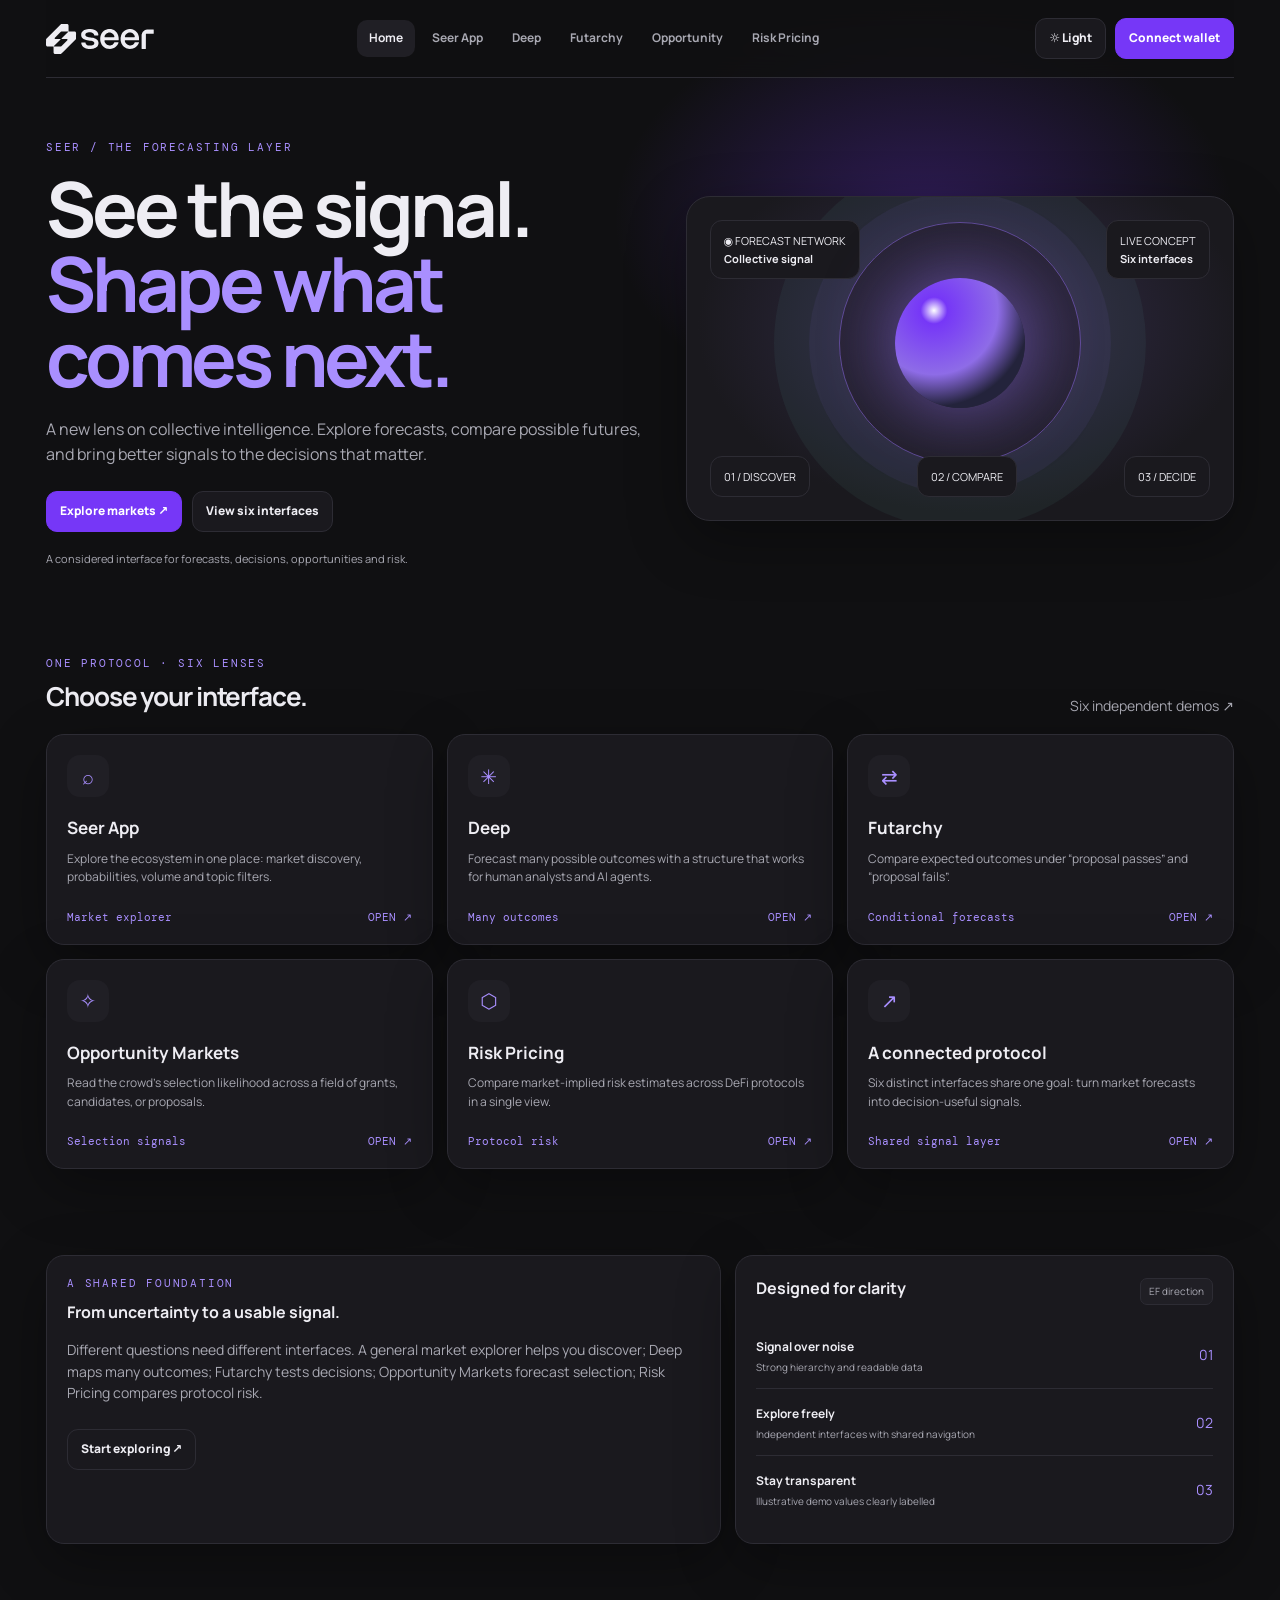
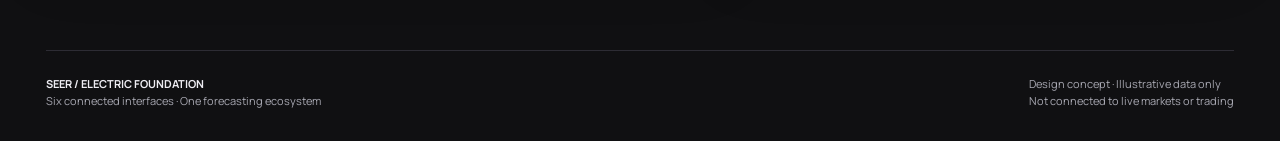
<file: index.html>
<!doctype html><html lang="en" data-theme="dark"><head><meta charset="utf-8"><meta name="viewport" content="width=device-width,initial-scale=1"><meta name="theme-color" content="#101012"><meta name="description" content="A new lens on collective intelligence. Explore forecasts, compare possible futures, and bring better signals to the decisions that matter."><title>Seer — Forecasting, made useful</title><link rel="icon" href="data:image/svg+xml,%3Csvg xmlns=%22http://www.w3.org/2000/svg%22 viewBox=%22-12 -12 124.4 124%22%3E%3Cpath fill=%22%237637f7%22 fill-rule=%22evenodd%22 d=%22M71.8 0.2 51.2 0.0 49.6 0.7 1.3 49.0 0.2 50.8 0.0 70.6 0.5 72.0 2.3 74.1 3.8 74.7 23.3 74.7 24.4 75.0 25.1 75.8 25.3 95.9 26.0 97.7 27.5 99.1 29.1 100.0 48.7 100.0 50.8 99.1 98.7 51.5 100.0 49.6 100.2 28.9 98.4 26.0 95.7 25.0 76.8 25.0 75.8 24.6 75.2 23.9 75.2 4.8 74.0 1.6ZM74.0 24.8 74.3 25.3 73.6 26.8 51.9 48.7 51.9 49.4 52.4 49.9 69.8 50.1 70.6 50.4 71.6 51.9 71.5 53.7 70.4 55.1 50.4 74.7 48.8 75.0 27.5 75.0 26.6 74.7 26.2 74.1 26.4 73.6 48.5 51.5 48.5 50.6 47.8 50.1 30.9 50.1 28.9 48.5 28.5 47.6 28.9 46.3 49.4 25.7 51.0 24.8Z%22/%3E%3C/svg%3E"><link rel="stylesheet" href="styles.css?v=6"></head><body><div class="wrap"><header class="topbar"><a class="brand" href="index.html" aria-label="Seer home"><svg class="logo" viewBox="0 0 359.1 100" role="img" aria-label="Seer"><path fill="currentColor" fill-rule="evenodd" d="M358.3 18.5 336.8 18.5 333.4 19.0 330.2 20.3 326.8 22.3 323.0 26.0 320.5 29.8 319.9 32.1 319.0 33.9 318.7 37.9 318.7 82.0 319.4 83.1 331.6 83.3 332.3 83.1 332.9 82.4 333.0 33.4 334.1 32.7 358.5 32.5 359.1 31.4 359.1 19.7 358.9 19.0ZM273.2 17.2 267.9 18.9 264.5 20.5 260.7 23.0 255.8 27.8 253.1 31.8 252.4 33.6 251.5 34.8 251.0 37.0 250.3 38.2 249.6 42.5 249.0 43.8 248.7 46.9 248.8 54.8 250.1 60.7 251.2 63.0 251.5 64.6 253.1 67.9 256.9 73.1 261.0 77.0 266.2 80.3 267.7 80.6 269.5 81.7 271.6 82.0 273.4 82.8 279.2 83.3 285.6 82.9 290.7 81.7 293.0 80.4 294.4 80.1 297.3 78.5 300.5 76.1 304.7 72.0 308.4 66.2 309.2 63.6 309.9 62.1 309.9 61.2 308.8 60.5 296.8 60.7 296.1 61.2 293.9 65.0 291.7 67.3 289.9 68.8 287.8 70.0 284.6 71.1 282.2 71.5 278.6 71.5 274.3 70.4 272.7 69.3 270.7 68.6 267.0 65.4 264.3 61.6 263.9 59.8 262.8 57.3 262.8 55.1 263.7 54.4 309.3 54.4 310.1 53.9 310.2 53.3 309.9 43.4 308.3 37.2 307.5 35.9 307.2 34.3 305.4 30.9 302.7 27.1 297.7 22.3 291.7 18.9 289.4 18.3 287.6 17.4 281.9 16.7 277.9 16.7ZM263.0 41.3 264.6 37.0 267.1 33.9 270.0 31.4 272.5 30.0 276.1 28.7 282.6 28.5 287.6 30.3 289.8 31.8 292.8 34.8 294.3 36.8 295.5 39.7 295.9 41.1 295.9 42.9 295.5 43.6 294.6 44.2 264.6 44.2 263.7 44.0 263.0 43.3ZM204.1 17.4 202.7 18.1 199.8 18.9 194.3 21.9 192.1 23.5 188.7 26.9 185.6 31.1 182.8 36.8 182.0 40.4 181.3 42.2 180.8 46.9 180.8 52.4 181.1 56.7 182.8 62.7 185.3 68.0 188.3 72.5 191.7 75.9 195.0 78.5 200.5 81.3 206.5 82.9 213.3 83.3 218.7 82.8 226.2 80.3 229.4 78.5 233.4 75.4 238.1 70.2 241.1 64.5 241.8 61.2 241.1 60.7 228.9 60.7 228.2 61.2 225.5 65.4 222.1 68.8 219.0 70.4 214.5 71.5 211.8 71.6 205.7 70.2 203.1 68.8 199.8 66.2 196.8 62.3 195.5 59.4 195.0 57.1 195.2 54.9 195.9 54.4 241.7 54.2 242.4 53.1 242.2 46.0 240.9 39.0 239.1 34.3 236.4 29.3 232.5 24.6 229.1 21.7 224.4 19.0 223.2 18.9 220.1 17.6 215.8 16.9 209.2 16.7ZM195.2 40.9 196.9 36.6 198.4 34.6 201.8 31.6 204.7 30.0 206.3 29.6 208.1 28.7 214.5 28.5 216.3 28.9 219.9 30.5 224.1 33.8 225.5 35.5 226.9 38.1 228.0 41.5 228.0 42.9 227.1 44.0 225.7 44.2 196.4 44.2 195.9 44.0 195.2 43.1ZM127.6 20.1 124.2 22.3 120.8 25.5 119.4 27.5 118.0 30.3 117.4 33.0 117.2 37.7 118.0 41.8 119.6 44.9 121.2 46.9 125.0 49.7 131.2 52.6 134.1 53.1 137.3 54.2 142.0 54.8 146.3 55.7 150.8 56.0 156.0 57.6 158.5 59.2 160.3 61.2 160.9 62.5 160.9 65.7 159.4 68.2 157.1 70.2 151.7 71.8 143.6 72.0 139.5 71.3 136.1 69.8 134.5 68.6 132.1 65.2 131.8 62.7 131.2 61.9 118.5 61.8 117.8 62.3 117.6 62.8 118.0 66.4 119.4 70.4 121.2 73.4 124.2 76.7 126.9 78.6 128.4 79.2 129.6 80.1 133.6 81.5 137.2 82.2 138.4 82.8 141.3 83.1 148.7 83.3 155.7 82.6 160.0 81.5 162.3 80.4 164.1 80.1 168.9 77.0 171.3 74.7 173.2 71.6 174.9 67.0 175.0 62.3 174.7 59.8 173.8 58.0 173.6 56.9 172.0 54.4 169.1 51.5 165.4 49.0 163.2 48.5 161.2 47.4 159.1 47.0 156.9 46.1 152.4 45.6 148.8 44.7 142.5 44.2 137.2 42.7 134.5 41.3 132.1 39.1 131.2 36.8 131.2 34.8 132.5 31.6 134.3 30.2 136.6 28.9 142.7 27.8 147.8 27.8 152.2 28.5 156.6 30.5 159.2 33.2 160.1 35.2 160.7 37.3 161.4 38.2 173.4 38.2 174.3 37.5 174.5 35.2 173.4 31.1 171.8 27.8 170.6 26.0 168.9 24.2 165.9 21.7 160.3 19.0 154.8 17.4 148.3 16.7 142.9 16.7 137.2 17.2 130.7 18.9 128.7 19.9ZM71.8 0.2 51.2 0.0 49.6 0.7 1.3 49.0 0.2 50.8 0.0 70.6 0.5 72.0 2.3 74.1 3.8 74.7 23.3 74.7 24.4 75.0 25.1 75.8 25.3 95.9 26.0 97.7 27.5 99.1 29.1 100.0 48.7 100.0 50.8 99.1 53.7 96.2 54.4 95.9 98.7 51.5 100.0 49.6 100.2 28.9 99.8 28.0 98.4 26.0 95.7 25.0 76.8 25.0 75.8 24.6 75.2 23.9 75.2 4.8 74.0 1.6ZM74.0 24.8 74.3 25.3 73.6 26.8 52.4 47.8 51.9 48.7 51.9 49.4 52.4 49.9 69.8 50.1 70.6 50.4 71.6 51.9 71.5 53.7 70.4 55.1 51.2 74.3 48.8 75.0 27.5 75.0 26.6 74.7 26.2 74.1 26.4 73.6 48.5 51.5 48.5 50.6 47.8 50.1 30.9 50.1 28.9 48.5 28.5 47.6 28.9 46.3 49.4 25.7 51.0 24.8Z"/></svg></a><nav class="nav"><a class="active" href="index.html">Home</a><a class="" href="app.html">Seer App</a><a class="" href="deep.html">Deep</a><a class="" href="futarchy.html">Futarchy</a><a class="" href="opportunity.html">Opportunity</a><a class="" href="risk.html">Risk Pricing</a></nav><div class="right"><button class="theme" data-theme-toggle>☼ Light</button><button class="btn primary wallet" data-wallet><span class="dot"></span><span data-wallet-label>Connect<span class="wl"> wallet</span></span></button><button class="menu" data-menu aria-label="Open menu" aria-expanded="false">☰</button></div></header><main><section class="hero"><div><div class="eyebrow">SEER / THE FORECASTING LAYER</div><h1>See the signal.<br><em>Shape what comes next.</em></h1><p class="lead">A new lens on collective intelligence. Explore forecasts, compare possible futures, and bring better signals to the decisions that matter.</p><div class="actions"><a class="btn primary" href="app.html">Explore markets ↗</a><a class="btn" href="#interfaces">View six interfaces</a></div><p class="muted" style="font-size:11px;margin-top:18px">A considered interface for forecasts, decisions, opportunities and risk.</p></div><div class="visual"><div class="visualtop"><div class="mini">◉ FORECAST NETWORK<br><strong>Collective signal</strong></div><div class="mini">LIVE CONCEPT<br><strong>Six interfaces</strong></div></div><div class="orbit"></div><div class="visualbottom"><div class="mini">01 / DISCOVER</div><div class="mini">02 / COMPARE</div><div class="mini">03 / DECIDE</div></div></div></section><section class="section" id="interfaces"><div class="sectionhead"><div><div class="eyebrow">One protocol · Six lenses</div><h2>Choose your interface.</h2></div><span class="muted">Six independent demos ↗</span></div><div class="grid"><a class="tile" href="app.html"><div class="tileicon">⌕</div><h3>Seer App</h3><p>Explore the ecosystem in one place: market discovery, probabilities, volume and topic filters.</p><div class="tilefoot"><span>Market explorer</span><span>OPEN ↗</span></div></a><a class="tile" href="deep.html"><div class="tileicon">✳</div><h3>Deep</h3><p>Forecast many possible outcomes with a structure that works for human analysts and AI agents.</p><div class="tilefoot"><span>Many outcomes</span><span>OPEN ↗</span></div></a><a class="tile" href="futarchy.html"><div class="tileicon">⇄</div><h3>Futarchy</h3><p>Compare expected outcomes under “proposal passes” and “proposal fails”.</p><div class="tilefoot"><span>Conditional forecasts</span><span>OPEN ↗</span></div></a><a class="tile" href="opportunity.html"><div class="tileicon">✧</div><h3>Opportunity Markets</h3><p>Read the crowd’s selection likelihood across a field of grants, candidates, or proposals.</p><div class="tilefoot"><span>Selection signals</span><span>OPEN ↗</span></div></a><a class="tile" href="risk.html"><div class="tileicon">⬡</div><h3>Risk Pricing</h3><p>Compare market-implied risk estimates across DeFi protocols in a single view.</p><div class="tilefoot"><span>Protocol risk</span><span>OPEN ↗</span></div></a><a class="tile" href="app.html"><div class="tileicon">↗</div><h3>A connected protocol</h3><p>Six distinct interfaces share one goal: turn market forecasts into decision-useful signals.</p><div class="tilefoot"><span>Shared signal layer</span><span>OPEN ↗</span></div></a></div></section><section class="section"><div class="cols"><div class="panel"><div class="eyebrow">A shared foundation</div><h3 style="margin-top:10px">From uncertainty to a usable signal.</h3><p class="muted">Different questions need different interfaces. A general market explorer helps you discover; Deep maps many outcomes; Futarchy tests decisions; Opportunity Markets forecast selection; Risk Pricing compares protocol risk.</p><div class="actions"><a class="btn" href="app.html">Start exploring ↗</a></div></div><div class="panel"><div class="panelhead"><h3>Designed for clarity</h3><span class="tag">EF direction</span></div><div class="rowitem"><div><strong>Signal over noise</strong><small>Strong hierarchy and readable data</small></div><span class="positive">01</span></div><div class="rowitem"><div><strong>Explore freely</strong><small>Independent interfaces with shared navigation</small></div><span class="positive">02</span></div><div class="rowitem"><div><strong>Stay transparent</strong><small>Illustrative demo values clearly labelled</small></div><span class="positive">03</span></div></div></div></section></main><footer class="footer"><span><strong>SEER / ELECTRIC FOUNDATION</strong><br>Six connected interfaces · One forecasting ecosystem</span><span>Design concept · Illustrative data only<br>Not connected to live markets or trading</span></footer></div><script src="app.js?v=6"></script></body></html>
</file>
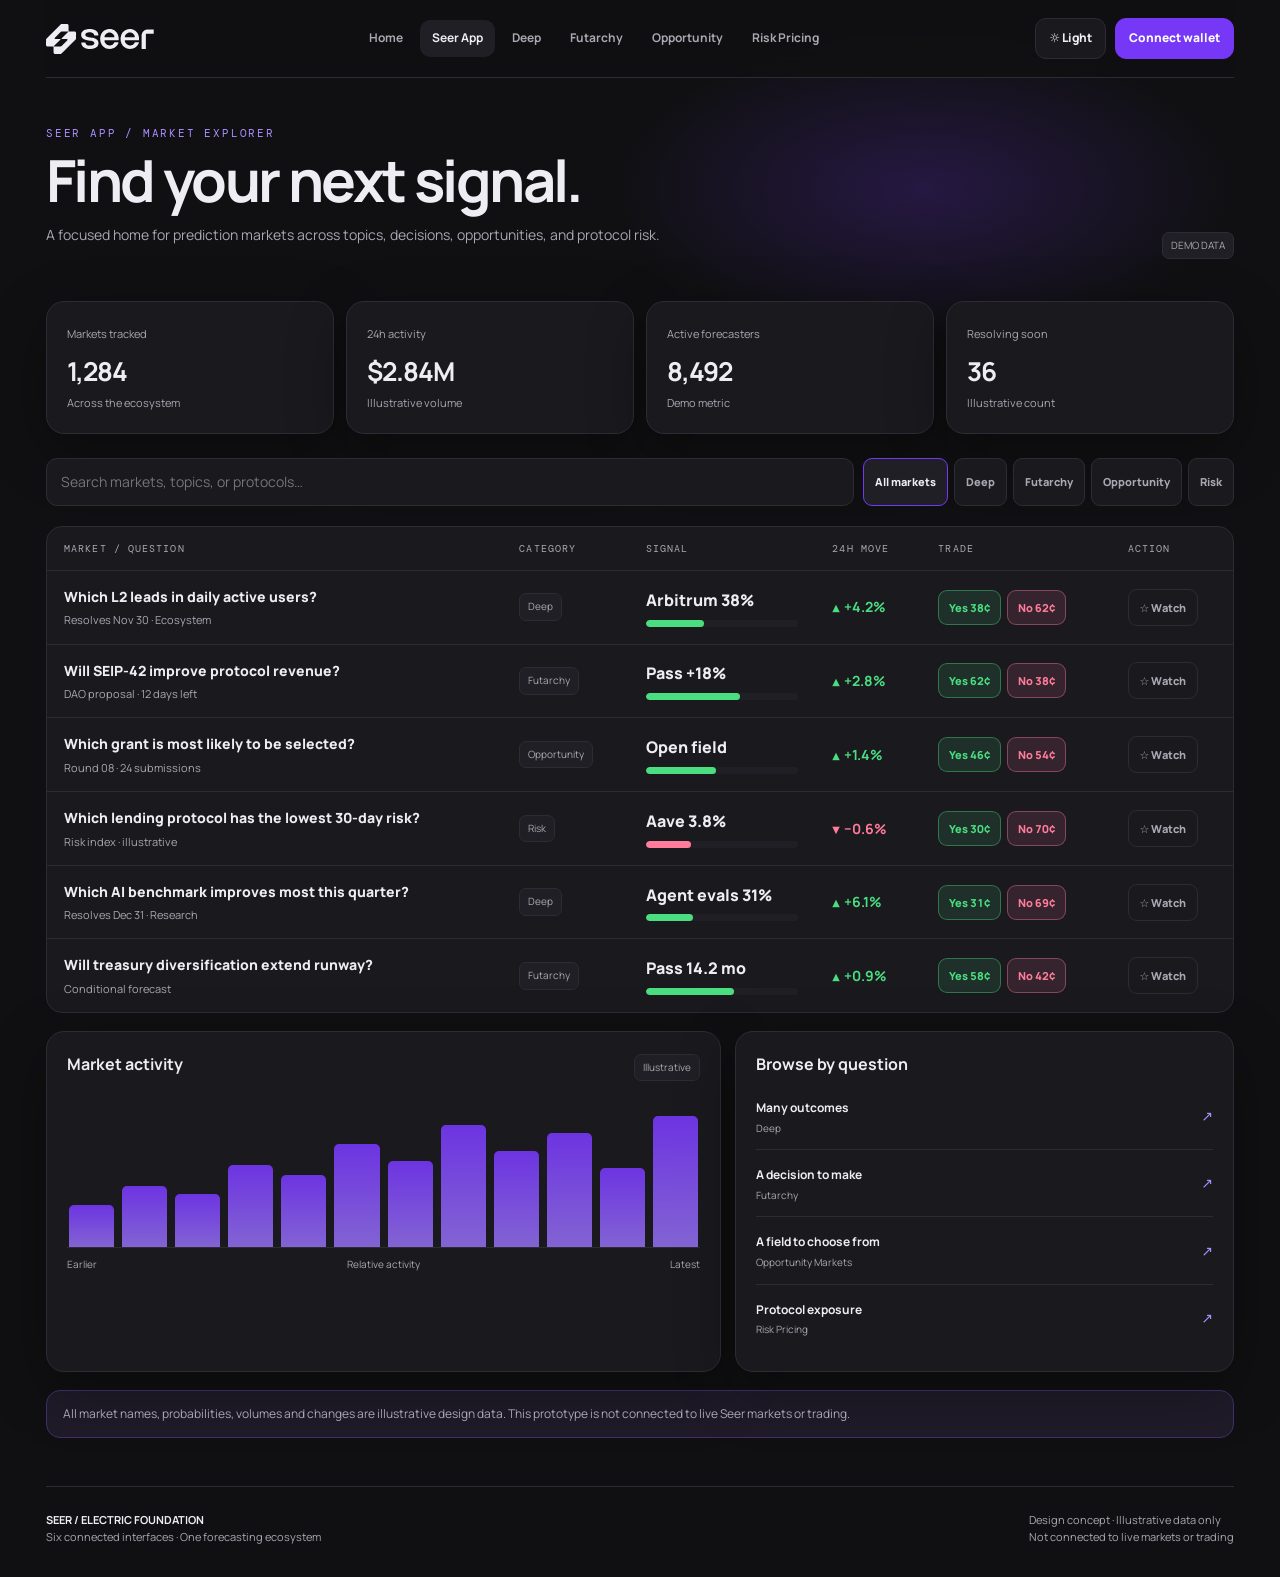
<file: app.html>
<!doctype html><html lang="en" data-theme="dark"><head><meta charset="utf-8"><meta name="viewport" content="width=device-width,initial-scale=1"><meta name="theme-color" content="#101012"><meta name="description" content="A focused home for prediction markets across topics, decisions, opportunities, and protocol risk."><title>Seer App — Explore markets</title><link rel="icon" href="data:image/svg+xml,%3Csvg xmlns=%22http://www.w3.org/2000/svg%22 viewBox=%22-12 -12 124.4 124%22%3E%3Cpath fill=%22%237637f7%22 fill-rule=%22evenodd%22 d=%22M71.8 0.2 51.2 0.0 49.6 0.7 1.3 49.0 0.2 50.8 0.0 70.6 0.5 72.0 2.3 74.1 3.8 74.7 23.3 74.7 24.4 75.0 25.1 75.8 25.3 95.9 26.0 97.7 27.5 99.1 29.1 100.0 48.7 100.0 50.8 99.1 98.7 51.5 100.0 49.6 100.2 28.9 98.4 26.0 95.7 25.0 76.8 25.0 75.8 24.6 75.2 23.9 75.2 4.8 74.0 1.6ZM74.0 24.8 74.3 25.3 73.6 26.8 51.9 48.7 51.9 49.4 52.4 49.9 69.8 50.1 70.6 50.4 71.6 51.9 71.5 53.7 70.4 55.1 50.4 74.7 48.8 75.0 27.5 75.0 26.6 74.7 26.2 74.1 26.4 73.6 48.5 51.5 48.5 50.6 47.8 50.1 30.9 50.1 28.9 48.5 28.5 47.6 28.9 46.3 49.4 25.7 51.0 24.8Z%22/%3E%3C/svg%3E"><link rel="stylesheet" href="styles.css?v=6"></head><body><div class="wrap"><header class="topbar"><a class="brand" href="index.html" aria-label="Seer home"><svg class="logo" viewBox="0 0 359.1 100" role="img" aria-label="Seer"><path fill="currentColor" fill-rule="evenodd" d="M358.3 18.5 336.8 18.5 333.4 19.0 330.2 20.3 326.8 22.3 323.0 26.0 320.5 29.8 319.9 32.1 319.0 33.9 318.7 37.9 318.7 82.0 319.4 83.1 331.6 83.3 332.3 83.1 332.9 82.4 333.0 33.4 334.1 32.7 358.5 32.5 359.1 31.4 359.1 19.7 358.9 19.0ZM273.2 17.2 267.9 18.9 264.5 20.5 260.7 23.0 255.8 27.8 253.1 31.8 252.4 33.6 251.5 34.8 251.0 37.0 250.3 38.2 249.6 42.5 249.0 43.8 248.7 46.9 248.8 54.8 250.1 60.7 251.2 63.0 251.5 64.6 253.1 67.9 256.9 73.1 261.0 77.0 266.2 80.3 267.7 80.6 269.5 81.7 271.6 82.0 273.4 82.8 279.2 83.3 285.6 82.9 290.7 81.7 293.0 80.4 294.4 80.1 297.3 78.5 300.5 76.1 304.7 72.0 308.4 66.2 309.2 63.6 309.9 62.1 309.9 61.2 308.8 60.5 296.8 60.7 296.1 61.2 293.9 65.0 291.7 67.3 289.9 68.8 287.8 70.0 284.6 71.1 282.2 71.5 278.6 71.5 274.3 70.4 272.7 69.3 270.7 68.6 267.0 65.4 264.3 61.6 263.9 59.8 262.8 57.3 262.8 55.1 263.7 54.4 309.3 54.4 310.1 53.9 310.2 53.3 309.9 43.4 308.3 37.2 307.5 35.9 307.2 34.3 305.4 30.9 302.7 27.1 297.7 22.3 291.7 18.9 289.4 18.3 287.6 17.4 281.9 16.7 277.9 16.7ZM263.0 41.3 264.6 37.0 267.1 33.9 270.0 31.4 272.5 30.0 276.1 28.7 282.6 28.5 287.6 30.3 289.8 31.8 292.8 34.8 294.3 36.8 295.5 39.7 295.9 41.1 295.9 42.9 295.5 43.6 294.6 44.2 264.6 44.2 263.7 44.0 263.0 43.3ZM204.1 17.4 202.7 18.1 199.8 18.9 194.3 21.9 192.1 23.5 188.7 26.9 185.6 31.1 182.8 36.8 182.0 40.4 181.3 42.2 180.8 46.9 180.8 52.4 181.1 56.7 182.8 62.7 185.3 68.0 188.3 72.5 191.7 75.9 195.0 78.5 200.5 81.3 206.5 82.9 213.3 83.3 218.7 82.8 226.2 80.3 229.4 78.5 233.4 75.4 238.1 70.2 241.1 64.5 241.8 61.2 241.1 60.7 228.9 60.7 228.2 61.2 225.5 65.4 222.1 68.8 219.0 70.4 214.5 71.5 211.8 71.6 205.7 70.2 203.1 68.8 199.8 66.2 196.8 62.3 195.5 59.4 195.0 57.1 195.2 54.9 195.9 54.4 241.7 54.2 242.4 53.1 242.2 46.0 240.9 39.0 239.1 34.3 236.4 29.3 232.5 24.6 229.1 21.7 224.4 19.0 223.2 18.9 220.1 17.6 215.8 16.9 209.2 16.7ZM195.2 40.9 196.9 36.6 198.4 34.6 201.8 31.6 204.7 30.0 206.3 29.6 208.1 28.7 214.5 28.5 216.3 28.9 219.9 30.5 224.1 33.8 225.5 35.5 226.9 38.1 228.0 41.5 228.0 42.9 227.1 44.0 225.7 44.2 196.4 44.2 195.9 44.0 195.2 43.1ZM127.6 20.1 124.2 22.3 120.8 25.5 119.4 27.5 118.0 30.3 117.4 33.0 117.2 37.7 118.0 41.8 119.6 44.9 121.2 46.9 125.0 49.7 131.2 52.6 134.1 53.1 137.3 54.2 142.0 54.8 146.3 55.7 150.8 56.0 156.0 57.6 158.5 59.2 160.3 61.2 160.9 62.5 160.9 65.7 159.4 68.2 157.1 70.2 151.7 71.8 143.6 72.0 139.5 71.3 136.1 69.8 134.5 68.6 132.1 65.2 131.8 62.7 131.2 61.9 118.5 61.8 117.8 62.3 117.6 62.8 118.0 66.4 119.4 70.4 121.2 73.4 124.2 76.7 126.9 78.6 128.4 79.2 129.6 80.1 133.6 81.5 137.2 82.2 138.4 82.8 141.3 83.1 148.7 83.3 155.7 82.6 160.0 81.5 162.3 80.4 164.1 80.1 168.9 77.0 171.3 74.7 173.2 71.6 174.9 67.0 175.0 62.3 174.7 59.8 173.8 58.0 173.6 56.9 172.0 54.4 169.1 51.5 165.4 49.0 163.2 48.5 161.2 47.4 159.1 47.0 156.9 46.1 152.4 45.6 148.8 44.7 142.5 44.2 137.2 42.7 134.5 41.3 132.1 39.1 131.2 36.8 131.2 34.8 132.5 31.6 134.3 30.2 136.6 28.9 142.7 27.8 147.8 27.8 152.2 28.5 156.6 30.5 159.2 33.2 160.1 35.2 160.7 37.3 161.4 38.2 173.4 38.2 174.3 37.5 174.5 35.2 173.4 31.1 171.8 27.8 170.6 26.0 168.9 24.2 165.9 21.7 160.3 19.0 154.8 17.4 148.3 16.7 142.9 16.7 137.2 17.2 130.7 18.9 128.7 19.9ZM71.8 0.2 51.2 0.0 49.6 0.7 1.3 49.0 0.2 50.8 0.0 70.6 0.5 72.0 2.3 74.1 3.8 74.7 23.3 74.7 24.4 75.0 25.1 75.8 25.3 95.9 26.0 97.7 27.5 99.1 29.1 100.0 48.7 100.0 50.8 99.1 53.7 96.2 54.4 95.9 98.7 51.5 100.0 49.6 100.2 28.9 99.8 28.0 98.4 26.0 95.7 25.0 76.8 25.0 75.8 24.6 75.2 23.9 75.2 4.8 74.0 1.6ZM74.0 24.8 74.3 25.3 73.6 26.8 52.4 47.8 51.9 48.7 51.9 49.4 52.4 49.9 69.8 50.1 70.6 50.4 71.6 51.9 71.5 53.7 70.4 55.1 51.2 74.3 48.8 75.0 27.5 75.0 26.6 74.7 26.2 74.1 26.4 73.6 48.5 51.5 48.5 50.6 47.8 50.1 30.9 50.1 28.9 48.5 28.5 47.6 28.9 46.3 49.4 25.7 51.0 24.8Z"/></svg></a><nav class="nav"><a class="" href="index.html">Home</a><a class="active" href="app.html">Seer App</a><a class="" href="deep.html">Deep</a><a class="" href="futarchy.html">Futarchy</a><a class="" href="opportunity.html">Opportunity</a><a class="" href="risk.html">Risk Pricing</a></nav><div class="right"><button class="theme" data-theme-toggle>☼ Light</button><button class="btn primary wallet" data-wallet><span class="dot"></span><span data-wallet-label>Connect<span class="wl"> wallet</span></span></button><button class="menu" data-menu aria-label="Open menu" aria-expanded="false">☰</button></div></header><main><section class="pagehead"><div><div class="eyebrow">SEER APP / MARKET EXPLORER</div><h1>Find your next signal.</h1><p>A focused home for prediction markets across topics, decisions, opportunities, and protocol risk.</p></div><span class="tag">DEMO DATA</span></section><div class="stats"><div class="stat"><small>Markets tracked</small><strong>1,284</strong><small >Across the ecosystem</small></div><div class="stat"><small>24h activity</small><strong>$2.84M</strong><small >Illustrative volume</small></div><div class="stat"><small>Active forecasters</small><strong>8,492</strong><small class="">Demo metric</small></div><div class="stat"><small>Resolving soon</small><strong>36</strong><small class="">Illustrative count</small></div></div><div class="toolbar"><input class="search" data-search placeholder="Search markets, topics, or protocols…"><div class="pills"><button class="pill active" data-filter="all">All markets</button><button class="pill" data-filter="deep">Deep</button><button class="pill" data-filter="futarchy">Futarchy</button><button class="pill" data-filter="opportunity">Opportunity</button><button class="pill" data-filter="risk">Risk</button></div></div><div class="tablewrap"><table class="wide"><thead><tr><th>Market / question</th><th>Category</th><th>Signal</th><th>24h move</th><th>Trade</th><th>Action</th></tr></thead><tbody><tr data-row data-category="deep"><td><span class="market">Which L2 leads in daily active users?</span><span class="sub">Resolves Nov 30 · Ecosystem</span></td><td><span class="tag">Deep</span></td><td><span class="prob">Arbitrum 38%</span><div class="bar"><span style="width:38%"></span></div></td><td class="up">+4.2%</td><td><div class="trade"><button class="tr yes" data-trade="Yes" data-price="38">Yes 38¢</button><button class="tr no" data-trade="No" data-price="62">No 62¢</button></div></td><td><button class="pill" data-demo-action data-saved="no">☆ Watch</button></td></tr><tr data-row data-category="futarchy"><td><span class="market">Will SEIP-42 improve protocol revenue?</span><span class="sub">DAO proposal · 12 days left</span></td><td><span class="tag">Futarchy</span></td><td><span class="prob">Pass +18%</span><div class="bar"><span style="width:62%"></span></div></td><td class="up">+2.8%</td><td><div class="trade"><button class="tr yes" data-trade="Yes" data-price="62">Yes 62¢</button><button class="tr no" data-trade="No" data-price="38">No 38¢</button></div></td><td><button class="pill" data-demo-action data-saved="no">☆ Watch</button></td></tr><tr data-row data-category="opportunity"><td><span class="market">Which grant is most likely to be selected?</span><span class="sub">Round 08 · 24 submissions</span></td><td><span class="tag">Opportunity</span></td><td><span class="prob">Open field</span><div class="bar"><span style="width:46%"></span></div></td><td class="up">+1.4%</td><td><div class="trade"><button class="tr yes" data-trade="Yes" data-price="46">Yes 46¢</button><button class="tr no" data-trade="No" data-price="54">No 54¢</button></div></td><td><button class="pill" data-demo-action data-saved="no">☆ Watch</button></td></tr><tr data-row data-category="risk"><td><span class="market">Which lending protocol has the lowest 30-day risk?</span><span class="sub">Risk index · illustrative</span></td><td><span class="tag">Risk</span></td><td><span class="prob">Aave 3.8%</span><div class="bar"><span style="width:30%"></span></div></td><td class="negative">−0.6%</td><td><div class="trade"><button class="tr yes" data-trade="Yes" data-price="30">Yes 30¢</button><button class="tr no" data-trade="No" data-price="70">No 70¢</button></div></td><td><button class="pill" data-demo-action data-saved="no">☆ Watch</button></td></tr><tr data-row data-category="deep"><td><span class="market">Which AI benchmark improves most this quarter?</span><span class="sub">Resolves Dec 31 · Research</span></td><td><span class="tag">Deep</span></td><td><span class="prob">Agent evals 31%</span><div class="bar"><span style="width:31%"></span></div></td><td class="up">+6.1%</td><td><div class="trade"><button class="tr yes" data-trade="Yes" data-price="31">Yes 31¢</button><button class="tr no" data-trade="No" data-price="69">No 69¢</button></div></td><td><button class="pill" data-demo-action data-saved="no">☆ Watch</button></td></tr><tr data-row data-category="futarchy"><td><span class="market">Will treasury diversification extend runway?</span><span class="sub">Conditional forecast</span></td><td><span class="tag">Futarchy</span></td><td><span class="prob">Pass 14.2 mo</span><div class="bar"><span style="width:58%"></span></div></td><td class="up">+0.9%</td><td><div class="trade"><button class="tr yes" data-trade="Yes" data-price="58">Yes 58¢</button><button class="tr no" data-trade="No" data-price="42">No 42¢</button></div></td><td><button class="pill" data-demo-action data-saved="no">☆ Watch</button></td></tr></tbody></table></div><div class="cols"><div class="panel"><div class="panelhead"><h3>Market activity</h3><span class="tag">Illustrative</span></div><div class="chart"><span style="height:30%"></span><span style="height:44%"></span><span style="height:38%"></span><span style="height:59%"></span><span style="height:52%"></span><span style="height:74%"></span><span style="height:62%"></span><span style="height:88%"></span><span style="height:69%"></span><span style="height:82%"></span><span style="height:57%"></span><span style="height:94%"></span></div><div class="legend"><span>Earlier</span><span>Relative activity</span><span>Latest</span></div></div><div class="panel"><h3>Browse by question</h3><a class="rowitem" href="deep.html"><div><strong>Many outcomes</strong><small>Deep</small></div><span class="positive">↗</span></a><a class="rowitem" href="futarchy.html"><div><strong>A decision to make</strong><small>Futarchy</small></div><span class="positive">↗</span></a><a class="rowitem" href="opportunity.html"><div><strong>A field to choose from</strong><small>Opportunity Markets</small></div><span class="positive">↗</span></a><a class="rowitem" href="risk.html"><div><strong>Protocol exposure</strong><small>Risk Pricing</small></div><span class="positive">↗</span></a></div></div><div class="callout">All market names, probabilities, volumes and changes are illustrative design data. This prototype is not connected to live Seer markets or trading.</div></main><footer class="footer"><span><strong>SEER / ELECTRIC FOUNDATION</strong><br>Six connected interfaces · One forecasting ecosystem</span><span>Design concept · Illustrative data only<br>Not connected to live markets or trading</span></footer></div><script src="app.js?v=6"></script></body></html>
</file>
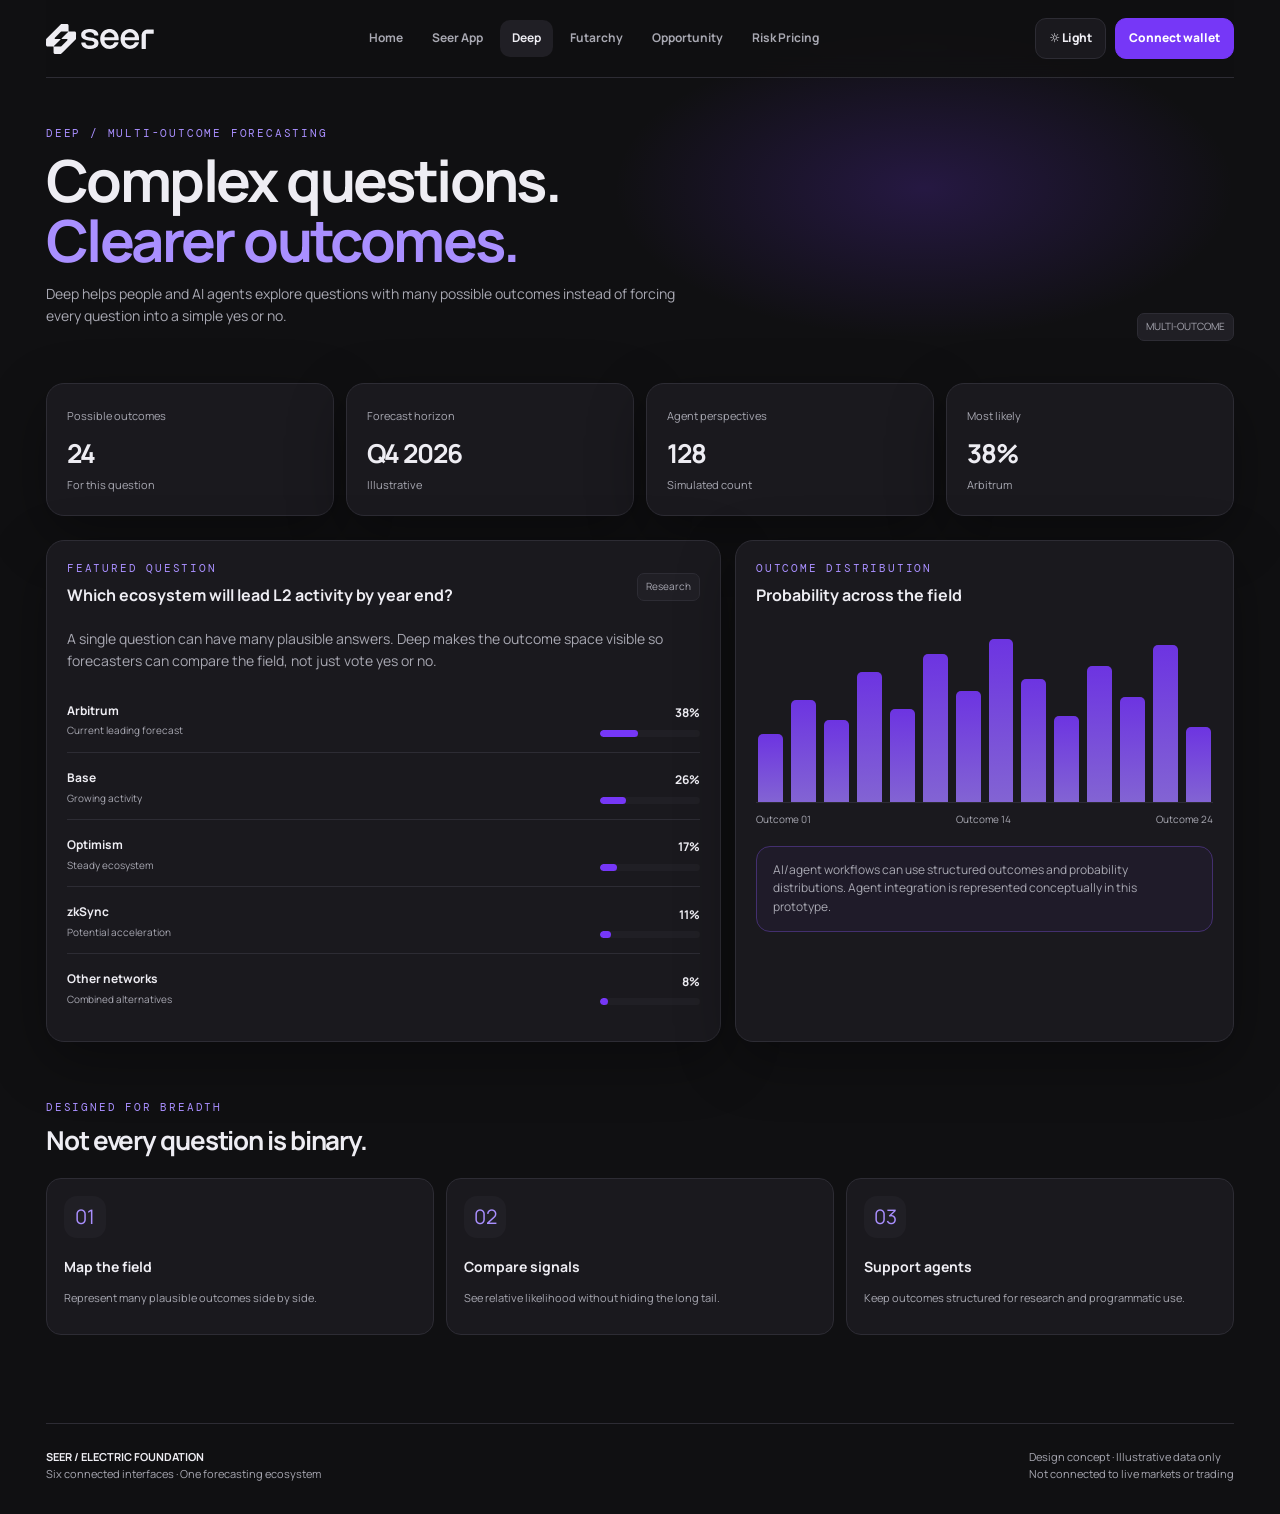
<file: deep.html>
<!doctype html><html lang="en" data-theme="dark"><head><meta charset="utf-8"><meta name="viewport" content="width=device-width,initial-scale=1"><meta name="theme-color" content="#101012"><meta name="description" content="Deep helps people and AI agents explore questions with many possible outcomes instead of forcing every question into a simple yes or no."><title>Deep — Many outcomes, one view</title><link rel="icon" href="data:image/svg+xml,%3Csvg xmlns=%22http://www.w3.org/2000/svg%22 viewBox=%22-12 -12 124.4 124%22%3E%3Cpath fill=%22%237637f7%22 fill-rule=%22evenodd%22 d=%22M71.8 0.2 51.2 0.0 49.6 0.7 1.3 49.0 0.2 50.8 0.0 70.6 0.5 72.0 2.3 74.1 3.8 74.7 23.3 74.7 24.4 75.0 25.1 75.8 25.3 95.9 26.0 97.7 27.5 99.1 29.1 100.0 48.7 100.0 50.8 99.1 98.7 51.5 100.0 49.6 100.2 28.9 98.4 26.0 95.7 25.0 76.8 25.0 75.8 24.6 75.2 23.9 75.2 4.8 74.0 1.6ZM74.0 24.8 74.3 25.3 73.6 26.8 51.9 48.7 51.9 49.4 52.4 49.9 69.8 50.1 70.6 50.4 71.6 51.9 71.5 53.7 70.4 55.1 50.4 74.7 48.8 75.0 27.5 75.0 26.6 74.7 26.2 74.1 26.4 73.6 48.5 51.5 48.5 50.6 47.8 50.1 30.9 50.1 28.9 48.5 28.5 47.6 28.9 46.3 49.4 25.7 51.0 24.8Z%22/%3E%3C/svg%3E"><link rel="stylesheet" href="styles.css?v=6"></head><body><div class="wrap"><header class="topbar"><a class="brand" href="index.html" aria-label="Seer home"><svg class="logo" viewBox="0 0 359.1 100" role="img" aria-label="Seer"><path fill="currentColor" fill-rule="evenodd" d="M358.3 18.5 336.8 18.5 333.4 19.0 330.2 20.3 326.8 22.3 323.0 26.0 320.5 29.8 319.9 32.1 319.0 33.9 318.7 37.9 318.7 82.0 319.4 83.1 331.6 83.3 332.3 83.1 332.9 82.4 333.0 33.4 334.1 32.7 358.5 32.5 359.1 31.4 359.1 19.7 358.9 19.0ZM273.2 17.2 267.9 18.9 264.5 20.5 260.7 23.0 255.8 27.8 253.1 31.8 252.4 33.6 251.5 34.8 251.0 37.0 250.3 38.2 249.6 42.5 249.0 43.8 248.7 46.9 248.8 54.8 250.1 60.7 251.2 63.0 251.5 64.6 253.1 67.9 256.9 73.1 261.0 77.0 266.2 80.3 267.7 80.6 269.5 81.7 271.6 82.0 273.4 82.8 279.2 83.3 285.6 82.9 290.7 81.7 293.0 80.4 294.4 80.1 297.3 78.5 300.5 76.1 304.7 72.0 308.4 66.2 309.2 63.6 309.9 62.1 309.9 61.2 308.8 60.5 296.8 60.7 296.1 61.2 293.9 65.0 291.7 67.3 289.9 68.8 287.8 70.0 284.6 71.1 282.2 71.5 278.6 71.5 274.3 70.4 272.7 69.3 270.7 68.6 267.0 65.4 264.3 61.6 263.9 59.8 262.8 57.3 262.8 55.1 263.7 54.4 309.3 54.4 310.1 53.9 310.2 53.3 309.9 43.4 308.3 37.2 307.5 35.9 307.2 34.3 305.4 30.9 302.7 27.1 297.7 22.3 291.7 18.9 289.4 18.3 287.6 17.4 281.9 16.7 277.9 16.7ZM263.0 41.3 264.6 37.0 267.1 33.9 270.0 31.4 272.5 30.0 276.1 28.7 282.6 28.5 287.6 30.3 289.8 31.8 292.8 34.8 294.3 36.8 295.5 39.7 295.9 41.1 295.9 42.9 295.5 43.6 294.6 44.2 264.6 44.2 263.7 44.0 263.0 43.3ZM204.1 17.4 202.7 18.1 199.8 18.9 194.3 21.9 192.1 23.5 188.7 26.9 185.6 31.1 182.8 36.8 182.0 40.4 181.3 42.2 180.8 46.9 180.8 52.4 181.1 56.7 182.8 62.7 185.3 68.0 188.3 72.5 191.7 75.9 195.0 78.5 200.5 81.3 206.5 82.9 213.3 83.3 218.7 82.8 226.2 80.3 229.4 78.5 233.4 75.4 238.1 70.2 241.1 64.5 241.8 61.2 241.1 60.7 228.9 60.7 228.2 61.2 225.5 65.4 222.1 68.8 219.0 70.4 214.5 71.5 211.8 71.6 205.7 70.2 203.1 68.8 199.8 66.2 196.8 62.3 195.5 59.4 195.0 57.1 195.2 54.9 195.9 54.4 241.7 54.2 242.4 53.1 242.2 46.0 240.9 39.0 239.1 34.3 236.4 29.3 232.5 24.6 229.1 21.7 224.4 19.0 223.2 18.9 220.1 17.6 215.8 16.9 209.2 16.7ZM195.2 40.9 196.9 36.6 198.4 34.6 201.8 31.6 204.7 30.0 206.3 29.6 208.1 28.7 214.5 28.5 216.3 28.9 219.9 30.5 224.1 33.8 225.5 35.5 226.9 38.1 228.0 41.5 228.0 42.9 227.1 44.0 225.7 44.2 196.4 44.2 195.9 44.0 195.2 43.1ZM127.6 20.1 124.2 22.3 120.8 25.5 119.4 27.5 118.0 30.3 117.4 33.0 117.2 37.7 118.0 41.8 119.6 44.9 121.2 46.9 125.0 49.7 131.2 52.6 134.1 53.1 137.3 54.2 142.0 54.8 146.3 55.7 150.8 56.0 156.0 57.6 158.5 59.2 160.3 61.2 160.9 62.5 160.9 65.7 159.4 68.2 157.1 70.2 151.7 71.8 143.6 72.0 139.5 71.3 136.1 69.8 134.5 68.6 132.1 65.2 131.8 62.7 131.2 61.9 118.5 61.8 117.8 62.3 117.6 62.8 118.0 66.4 119.4 70.4 121.2 73.4 124.2 76.7 126.9 78.6 128.4 79.2 129.6 80.1 133.6 81.5 137.2 82.2 138.4 82.8 141.3 83.1 148.7 83.3 155.7 82.6 160.0 81.5 162.3 80.4 164.1 80.1 168.9 77.0 171.3 74.7 173.2 71.6 174.9 67.0 175.0 62.3 174.7 59.8 173.8 58.0 173.6 56.9 172.0 54.4 169.1 51.5 165.4 49.0 163.2 48.5 161.2 47.4 159.1 47.0 156.9 46.1 152.4 45.6 148.8 44.7 142.5 44.2 137.2 42.7 134.5 41.3 132.1 39.1 131.2 36.8 131.2 34.8 132.5 31.6 134.3 30.2 136.6 28.9 142.7 27.8 147.8 27.8 152.2 28.5 156.6 30.5 159.2 33.2 160.1 35.2 160.7 37.3 161.4 38.2 173.4 38.2 174.3 37.5 174.5 35.2 173.4 31.1 171.8 27.8 170.6 26.0 168.9 24.2 165.9 21.7 160.3 19.0 154.8 17.4 148.3 16.7 142.9 16.7 137.2 17.2 130.7 18.9 128.7 19.9ZM71.8 0.2 51.2 0.0 49.6 0.7 1.3 49.0 0.2 50.8 0.0 70.6 0.5 72.0 2.3 74.1 3.8 74.7 23.3 74.7 24.4 75.0 25.1 75.8 25.3 95.9 26.0 97.7 27.5 99.1 29.1 100.0 48.7 100.0 50.8 99.1 53.7 96.2 54.4 95.9 98.7 51.5 100.0 49.6 100.2 28.9 99.8 28.0 98.4 26.0 95.7 25.0 76.8 25.0 75.8 24.6 75.2 23.9 75.2 4.8 74.0 1.6ZM74.0 24.8 74.3 25.3 73.6 26.8 52.4 47.8 51.9 48.7 51.9 49.4 52.4 49.9 69.8 50.1 70.6 50.4 71.6 51.9 71.5 53.7 70.4 55.1 51.2 74.3 48.8 75.0 27.5 75.0 26.6 74.7 26.2 74.1 26.4 73.6 48.5 51.5 48.5 50.6 47.8 50.1 30.9 50.1 28.9 48.5 28.5 47.6 28.9 46.3 49.4 25.7 51.0 24.8Z"/></svg></a><nav class="nav"><a class="" href="index.html">Home</a><a class="" href="app.html">Seer App</a><a class="active" href="deep.html">Deep</a><a class="" href="futarchy.html">Futarchy</a><a class="" href="opportunity.html">Opportunity</a><a class="" href="risk.html">Risk Pricing</a></nav><div class="right"><button class="theme" data-theme-toggle>☼ Light</button><button class="btn primary wallet" data-wallet><span class="dot"></span><span data-wallet-label>Connect<span class="wl"> wallet</span></span></button><button class="menu" data-menu aria-label="Open menu" aria-expanded="false">☰</button></div></header><main><section class="pagehead"><div><div class="eyebrow">DEEP / MULTI-OUTCOME FORECASTING</div><h1>Complex questions.<br><span class="positive">Clearer outcomes.</span></h1><p>Deep helps people and AI agents explore questions with many possible outcomes instead of forcing every question into a simple yes or no.</p></div><span class="tag">MULTI-OUTCOME</span></section><div class="stats"><div class="stat"><small>Possible outcomes</small><strong>24</strong><small class="">For this question</small></div><div class="stat"><small>Forecast horizon</small><strong>Q4 2026</strong><small class="">Illustrative</small></div><div class="stat"><small>Agent perspectives</small><strong>128</strong><small class="">Simulated count</small></div><div class="stat"><small>Most likely</small><strong>38%</strong><small class="positive">Arbitrum</small></div></div><div class="cols"><div class="panel"><div class="panelhead"><div><div class="eyebrow">Featured question</div><h3 style="margin-top:8px">Which ecosystem will lead L2 activity by year end?</h3></div><span class="tag">Research</span></div><p class="muted">A single question can have many plausible answers. Deep makes the outcome space visible so forecasters can compare the field, not just vote yes or no.</p><div class="rowitem"><div><strong>Arbitrum</strong><small>Current leading forecast</small></div><div style="min-width:100px;text-align:right"><strong>38%</strong><div class="bar"><span style="width:38%"></span></div></div></div><div class="rowitem"><div><strong>Base</strong><small>Growing activity</small></div><div style="min-width:100px;text-align:right"><strong>26%</strong><div class="bar"><span style="width:26%"></span></div></div></div><div class="rowitem"><div><strong>Optimism</strong><small>Steady ecosystem</small></div><div style="min-width:100px;text-align:right"><strong>17%</strong><div class="bar"><span style="width:17%"></span></div></div></div><div class="rowitem"><div><strong>zkSync</strong><small>Potential acceleration</small></div><div style="min-width:100px;text-align:right"><strong>11%</strong><div class="bar"><span style="width:11%"></span></div></div></div><div class="rowitem"><div><strong>Other networks</strong><small>Combined alternatives</small></div><div style="min-width:100px;text-align:right"><strong>8%</strong><div class="bar"><span style="width:8%"></span></div></div></div></div><div class="panel"><div class="eyebrow">Outcome distribution</div><h3 style="margin-top:8px">Probability across the field</h3><div class="chart" style="height:190px"><span style="height:38%"></span><span style="height:57%"></span><span style="height:46%"></span><span style="height:73%"></span><span style="height:52%"></span><span style="height:83%"></span><span style="height:62%"></span><span style="height:91%"></span><span style="height:69%"></span><span style="height:48%"></span><span style="height:76%"></span><span style="height:59%"></span><span style="height:88%"></span><span style="height:42%"></span></div><div class="legend"><span>Outcome 01</span><span>Outcome 14</span><span>Outcome 24</span></div><div class="callout">AI/agent workflows can use structured outcomes and probability distributions. Agent integration is represented conceptually in this prototype.</div></div></div><section class="section"><div class="sectionhead"><div><div class="eyebrow">Designed for breadth</div><h2>Not every question is binary.</h2></div></div><div class="spread"><div class="choice"><div class="tileicon">01</div><h3>Map the field</h3><p>Represent many plausible outcomes side by side.</p></div><div class="choice"><div class="tileicon">02</div><h3>Compare signals</h3><p>See relative likelihood without hiding the long tail.</p></div><div class="choice"><div class="tileicon">03</div><h3>Support agents</h3><p>Keep outcomes structured for research and programmatic use.</p></div></div></section></main><footer class="footer"><span><strong>SEER / ELECTRIC FOUNDATION</strong><br>Six connected interfaces · One forecasting ecosystem</span><span>Design concept · Illustrative data only<br>Not connected to live markets or trading</span></footer></div><script src="app.js?v=6"></script></body></html>
</file>
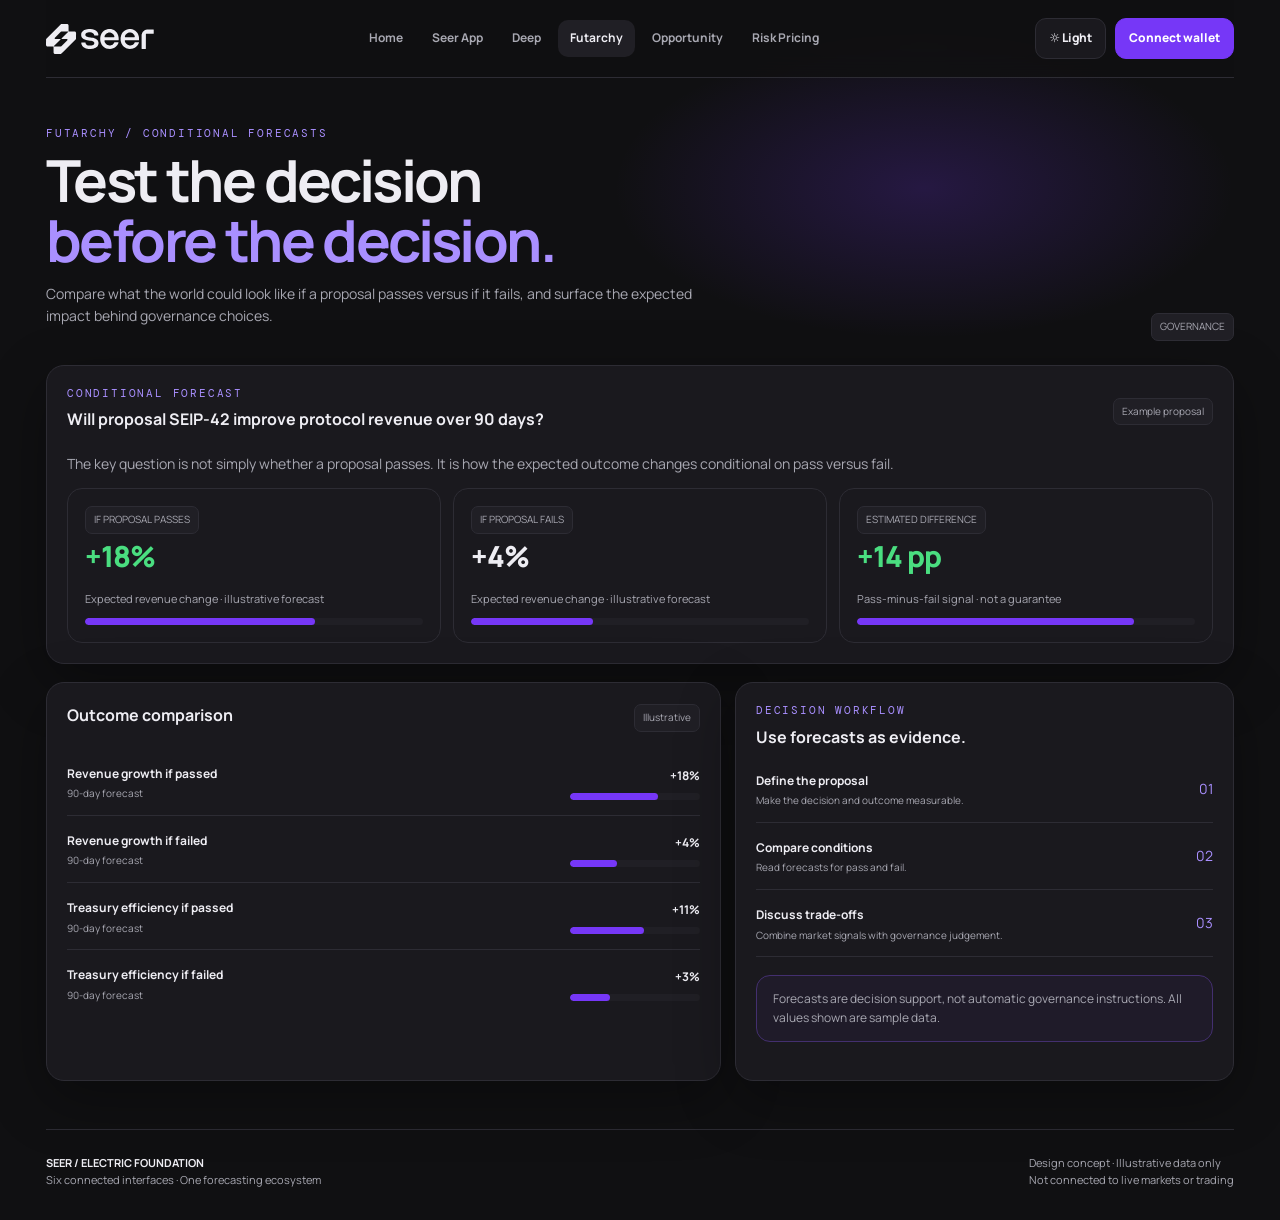
<file: futarchy.html>
<!doctype html><html lang="en" data-theme="dark"><head><meta charset="utf-8"><meta name="viewport" content="width=device-width,initial-scale=1"><meta name="theme-color" content="#101012"><meta name="description" content="Compare what the world could look like if a proposal passes versus if it fails, and surface the expected impact behind governance choices."><title>Futarchy — Forecast decisions</title><link rel="icon" href="data:image/svg+xml,%3Csvg xmlns=%22http://www.w3.org/2000/svg%22 viewBox=%22-12 -12 124.4 124%22%3E%3Cpath fill=%22%237637f7%22 fill-rule=%22evenodd%22 d=%22M71.8 0.2 51.2 0.0 49.6 0.7 1.3 49.0 0.2 50.8 0.0 70.6 0.5 72.0 2.3 74.1 3.8 74.7 23.3 74.7 24.4 75.0 25.1 75.8 25.3 95.9 26.0 97.7 27.5 99.1 29.1 100.0 48.7 100.0 50.8 99.1 98.7 51.5 100.0 49.6 100.2 28.9 98.4 26.0 95.7 25.0 76.8 25.0 75.8 24.6 75.2 23.9 75.2 4.8 74.0 1.6ZM74.0 24.8 74.3 25.3 73.6 26.8 51.9 48.7 51.9 49.4 52.4 49.9 69.8 50.1 70.6 50.4 71.6 51.9 71.5 53.7 70.4 55.1 50.4 74.7 48.8 75.0 27.5 75.0 26.6 74.7 26.2 74.1 26.4 73.6 48.5 51.5 48.5 50.6 47.8 50.1 30.9 50.1 28.9 48.5 28.5 47.6 28.9 46.3 49.4 25.7 51.0 24.8Z%22/%3E%3C/svg%3E"><link rel="stylesheet" href="styles.css?v=6"></head><body><div class="wrap"><header class="topbar"><a class="brand" href="index.html" aria-label="Seer home"><svg class="logo" viewBox="0 0 359.1 100" role="img" aria-label="Seer"><path fill="currentColor" fill-rule="evenodd" d="M358.3 18.5 336.8 18.5 333.4 19.0 330.2 20.3 326.8 22.3 323.0 26.0 320.5 29.8 319.9 32.1 319.0 33.9 318.7 37.9 318.7 82.0 319.4 83.1 331.6 83.3 332.3 83.1 332.9 82.4 333.0 33.4 334.1 32.7 358.5 32.5 359.1 31.4 359.1 19.7 358.9 19.0ZM273.2 17.2 267.9 18.9 264.5 20.5 260.7 23.0 255.8 27.8 253.1 31.8 252.4 33.6 251.5 34.8 251.0 37.0 250.3 38.2 249.6 42.5 249.0 43.8 248.7 46.9 248.8 54.8 250.1 60.7 251.2 63.0 251.5 64.6 253.1 67.9 256.9 73.1 261.0 77.0 266.2 80.3 267.7 80.6 269.5 81.7 271.6 82.0 273.4 82.8 279.2 83.3 285.6 82.9 290.7 81.7 293.0 80.4 294.4 80.1 297.3 78.5 300.5 76.1 304.7 72.0 308.4 66.2 309.2 63.6 309.9 62.1 309.9 61.2 308.8 60.5 296.8 60.7 296.1 61.2 293.9 65.0 291.7 67.3 289.9 68.8 287.8 70.0 284.6 71.1 282.2 71.5 278.6 71.5 274.3 70.4 272.7 69.3 270.7 68.6 267.0 65.4 264.3 61.6 263.9 59.8 262.8 57.3 262.8 55.1 263.7 54.4 309.3 54.4 310.1 53.9 310.2 53.3 309.9 43.4 308.3 37.2 307.5 35.9 307.2 34.3 305.4 30.9 302.7 27.1 297.7 22.3 291.7 18.9 289.4 18.3 287.6 17.4 281.9 16.7 277.9 16.7ZM263.0 41.3 264.6 37.0 267.1 33.9 270.0 31.4 272.5 30.0 276.1 28.7 282.6 28.5 287.6 30.3 289.8 31.8 292.8 34.8 294.3 36.8 295.5 39.7 295.9 41.1 295.9 42.9 295.5 43.6 294.6 44.2 264.6 44.2 263.7 44.0 263.0 43.3ZM204.1 17.4 202.7 18.1 199.8 18.9 194.3 21.9 192.1 23.5 188.7 26.9 185.6 31.1 182.8 36.8 182.0 40.4 181.3 42.2 180.8 46.9 180.8 52.4 181.1 56.7 182.8 62.7 185.3 68.0 188.3 72.5 191.7 75.9 195.0 78.5 200.5 81.3 206.5 82.9 213.3 83.3 218.7 82.8 226.2 80.3 229.4 78.5 233.4 75.4 238.1 70.2 241.1 64.5 241.8 61.2 241.1 60.7 228.9 60.7 228.2 61.2 225.5 65.4 222.1 68.8 219.0 70.4 214.5 71.5 211.8 71.6 205.7 70.2 203.1 68.8 199.8 66.2 196.8 62.3 195.5 59.4 195.0 57.1 195.2 54.9 195.9 54.4 241.7 54.2 242.4 53.1 242.2 46.0 240.9 39.0 239.1 34.3 236.4 29.3 232.5 24.6 229.1 21.7 224.4 19.0 223.2 18.9 220.1 17.6 215.8 16.9 209.2 16.7ZM195.2 40.9 196.9 36.6 198.4 34.6 201.8 31.6 204.7 30.0 206.3 29.6 208.1 28.7 214.5 28.5 216.3 28.9 219.9 30.5 224.1 33.8 225.5 35.5 226.9 38.1 228.0 41.5 228.0 42.9 227.1 44.0 225.7 44.2 196.4 44.2 195.9 44.0 195.2 43.1ZM127.6 20.1 124.2 22.3 120.8 25.5 119.4 27.5 118.0 30.3 117.4 33.0 117.2 37.7 118.0 41.8 119.6 44.9 121.2 46.9 125.0 49.7 131.2 52.6 134.1 53.1 137.3 54.2 142.0 54.8 146.3 55.7 150.8 56.0 156.0 57.6 158.5 59.2 160.3 61.2 160.9 62.5 160.9 65.7 159.4 68.2 157.1 70.2 151.7 71.8 143.6 72.0 139.5 71.3 136.1 69.8 134.5 68.6 132.1 65.2 131.8 62.7 131.2 61.9 118.5 61.8 117.8 62.3 117.6 62.8 118.0 66.4 119.4 70.4 121.2 73.4 124.2 76.7 126.9 78.6 128.4 79.2 129.6 80.1 133.6 81.5 137.2 82.2 138.4 82.8 141.3 83.1 148.7 83.3 155.7 82.6 160.0 81.5 162.3 80.4 164.1 80.1 168.9 77.0 171.3 74.7 173.2 71.6 174.9 67.0 175.0 62.3 174.7 59.8 173.8 58.0 173.6 56.9 172.0 54.4 169.1 51.5 165.4 49.0 163.2 48.5 161.2 47.4 159.1 47.0 156.9 46.1 152.4 45.6 148.8 44.7 142.5 44.2 137.2 42.7 134.5 41.3 132.1 39.1 131.2 36.8 131.2 34.8 132.5 31.6 134.3 30.2 136.6 28.9 142.7 27.8 147.8 27.8 152.2 28.5 156.6 30.5 159.2 33.2 160.1 35.2 160.7 37.3 161.4 38.2 173.4 38.2 174.3 37.5 174.5 35.2 173.4 31.1 171.8 27.8 170.6 26.0 168.9 24.2 165.9 21.7 160.3 19.0 154.8 17.4 148.3 16.7 142.9 16.7 137.2 17.2 130.7 18.9 128.7 19.9ZM71.8 0.2 51.2 0.0 49.6 0.7 1.3 49.0 0.2 50.8 0.0 70.6 0.5 72.0 2.3 74.1 3.8 74.7 23.3 74.7 24.4 75.0 25.1 75.8 25.3 95.9 26.0 97.7 27.5 99.1 29.1 100.0 48.7 100.0 50.8 99.1 53.7 96.2 54.4 95.9 98.7 51.5 100.0 49.6 100.2 28.9 99.8 28.0 98.4 26.0 95.7 25.0 76.8 25.0 75.8 24.6 75.2 23.9 75.2 4.8 74.0 1.6ZM74.0 24.8 74.3 25.3 73.6 26.8 52.4 47.8 51.9 48.7 51.9 49.4 52.4 49.9 69.8 50.1 70.6 50.4 71.6 51.9 71.5 53.7 70.4 55.1 51.2 74.3 48.8 75.0 27.5 75.0 26.6 74.7 26.2 74.1 26.4 73.6 48.5 51.5 48.5 50.6 47.8 50.1 30.9 50.1 28.9 48.5 28.5 47.6 28.9 46.3 49.4 25.7 51.0 24.8Z"/></svg></a><nav class="nav"><a class="" href="index.html">Home</a><a class="" href="app.html">Seer App</a><a class="" href="deep.html">Deep</a><a class="active" href="futarchy.html">Futarchy</a><a class="" href="opportunity.html">Opportunity</a><a class="" href="risk.html">Risk Pricing</a></nav><div class="right"><button class="theme" data-theme-toggle>☼ Light</button><button class="btn primary wallet" data-wallet><span class="dot"></span><span data-wallet-label>Connect<span class="wl"> wallet</span></span></button><button class="menu" data-menu aria-label="Open menu" aria-expanded="false">☰</button></div></header><main><section class="pagehead"><div><div class="eyebrow">FUTARCHY / CONDITIONAL FORECASTS</div><h1>Test the decision<br><span class="positive">before the decision.</span></h1><p>Compare what the world could look like if a proposal passes versus if it fails, and surface the expected impact behind governance choices.</p></div><span class="tag">GOVERNANCE</span></section><div class="panel"><div class="panelhead"><div><div class="eyebrow">Conditional forecast</div><h3 style="margin-top:7px">Will proposal SEIP-42 improve protocol revenue over 90 days?</h3></div><span class="tag">Example proposal</span></div><p class="muted">The key question is not simply whether a proposal passes. It is how the expected outcome changes conditional on pass versus fail.</p><div class="spread"><div class="choice"><span class="tag">IF PROPOSAL PASSES</span><div class="big up">+18%</div><p>Expected revenue change · illustrative forecast</p><div class="bar"><span style="width:68%"></span></div></div><div class="choice"><span class="tag">IF PROPOSAL FAILS</span><div class="big">+4%</div><p>Expected revenue change · illustrative forecast</p><div class="bar"><span style="width:36%"></span></div></div><div class="choice"><span class="tag">ESTIMATED DIFFERENCE</span><div class="big up">+14 pp</div><p>Pass-minus-fail signal · not a guarantee</p><div class="bar"><span style="width:82%"></span></div></div></div></div><div class="cols"><div class="panel"><div class="panelhead"><h3>Outcome comparison</h3><span class="tag">Illustrative</span></div><div class="rowitem"><div><strong>Revenue growth if passed</strong><small>90-day forecast</small></div><div style="min-width:130px;text-align:right"><strong>+18%</strong><div class="bar"><span style="width:68%"></span></div></div></div><div class="rowitem"><div><strong>Revenue growth if failed</strong><small>90-day forecast</small></div><div style="min-width:130px;text-align:right"><strong>+4%</strong><div class="bar"><span style="width:36%"></span></div></div></div><div class="rowitem"><div><strong>Treasury efficiency if passed</strong><small>90-day forecast</small></div><div style="min-width:130px;text-align:right"><strong>+11%</strong><div class="bar"><span style="width:57%"></span></div></div></div><div class="rowitem"><div><strong>Treasury efficiency if failed</strong><small>90-day forecast</small></div><div style="min-width:130px;text-align:right"><strong>+3%</strong><div class="bar"><span style="width:31%"></span></div></div></div></div><div class="panel"><div class="eyebrow">Decision workflow</div><h3 style="margin-top:8px">Use forecasts as evidence.</h3><div class="rowitem"><div><strong>Define the proposal</strong><small>Make the decision and outcome measurable.</small></div><span class="positive">01</span></div><div class="rowitem"><div><strong>Compare conditions</strong><small>Read forecasts for pass and fail.</small></div><span class="positive">02</span></div><div class="rowitem"><div><strong>Discuss trade-offs</strong><small>Combine market signals with governance judgement.</small></div><span class="positive">03</span></div><div class="callout">Forecasts are decision support, not automatic governance instructions. All values shown are sample data.</div></div></div></main><footer class="footer"><span><strong>SEER / ELECTRIC FOUNDATION</strong><br>Six connected interfaces · One forecasting ecosystem</span><span>Design concept · Illustrative data only<br>Not connected to live markets or trading</span></footer></div><script src="app.js?v=6"></script></body></html>
</file>
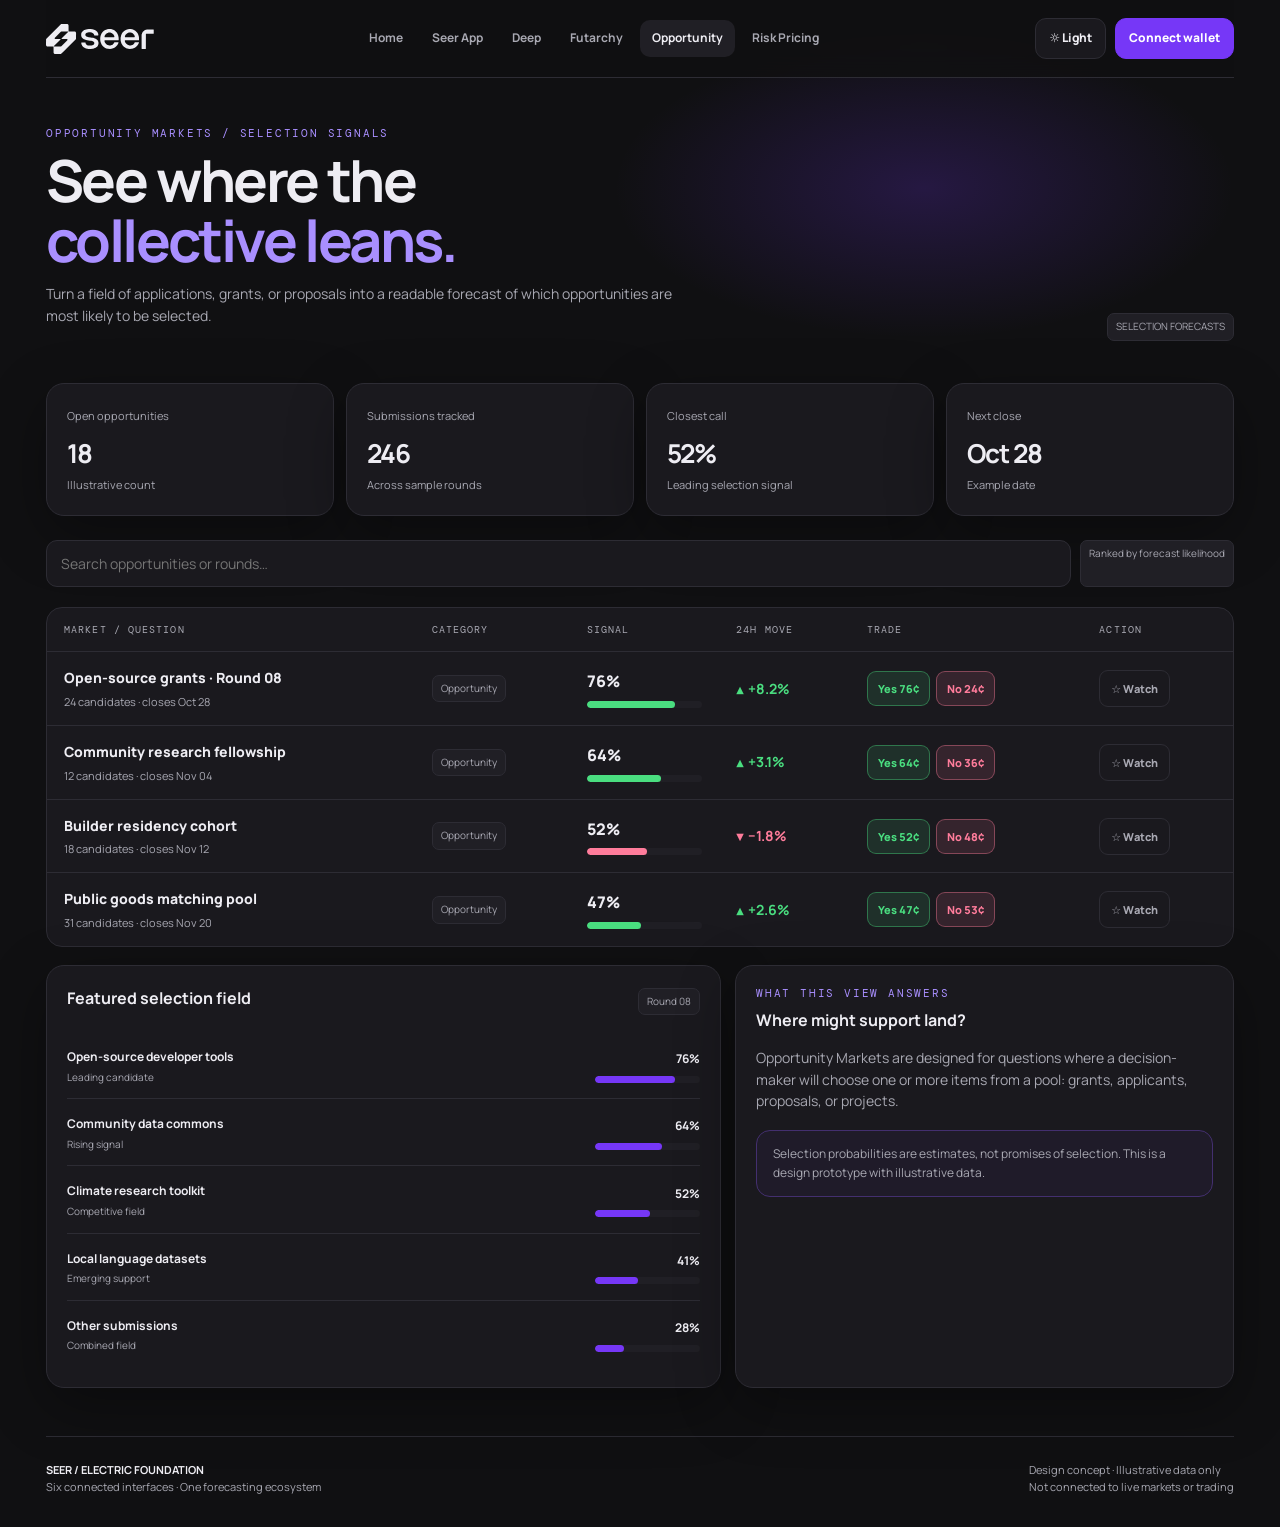
<file: opportunity.html>
<!doctype html><html lang="en" data-theme="dark"><head><meta charset="utf-8"><meta name="viewport" content="width=device-width,initial-scale=1"><meta name="theme-color" content="#101012"><meta name="description" content="Turn a field of applications, grants, or proposals into a readable forecast of which opportunities are most likely to be selected."><title>Opportunity Markets — Selection forecasts</title><link rel="icon" href="data:image/svg+xml,%3Csvg xmlns=%22http://www.w3.org/2000/svg%22 viewBox=%22-12 -12 124.4 124%22%3E%3Cpath fill=%22%237637f7%22 fill-rule=%22evenodd%22 d=%22M71.8 0.2 51.2 0.0 49.6 0.7 1.3 49.0 0.2 50.8 0.0 70.6 0.5 72.0 2.3 74.1 3.8 74.7 23.3 74.7 24.4 75.0 25.1 75.8 25.3 95.9 26.0 97.7 27.5 99.1 29.1 100.0 48.7 100.0 50.8 99.1 98.7 51.5 100.0 49.6 100.2 28.9 98.4 26.0 95.7 25.0 76.8 25.0 75.8 24.6 75.2 23.9 75.2 4.8 74.0 1.6ZM74.0 24.8 74.3 25.3 73.6 26.8 51.9 48.7 51.9 49.4 52.4 49.9 69.8 50.1 70.6 50.4 71.6 51.9 71.5 53.7 70.4 55.1 50.4 74.7 48.8 75.0 27.5 75.0 26.6 74.7 26.2 74.1 26.4 73.6 48.5 51.5 48.5 50.6 47.8 50.1 30.9 50.1 28.9 48.5 28.5 47.6 28.9 46.3 49.4 25.7 51.0 24.8Z%22/%3E%3C/svg%3E"><link rel="stylesheet" href="styles.css?v=6"></head><body><div class="wrap"><header class="topbar"><a class="brand" href="index.html" aria-label="Seer home"><svg class="logo" viewBox="0 0 359.1 100" role="img" aria-label="Seer"><path fill="currentColor" fill-rule="evenodd" d="M358.3 18.5 336.8 18.5 333.4 19.0 330.2 20.3 326.8 22.3 323.0 26.0 320.5 29.8 319.9 32.1 319.0 33.9 318.7 37.9 318.7 82.0 319.4 83.1 331.6 83.3 332.3 83.1 332.9 82.4 333.0 33.4 334.1 32.7 358.5 32.5 359.1 31.4 359.1 19.7 358.9 19.0ZM273.2 17.2 267.9 18.9 264.5 20.5 260.7 23.0 255.8 27.8 253.1 31.8 252.4 33.6 251.5 34.8 251.0 37.0 250.3 38.2 249.6 42.5 249.0 43.8 248.7 46.9 248.8 54.8 250.1 60.7 251.2 63.0 251.5 64.6 253.1 67.9 256.9 73.1 261.0 77.0 266.2 80.3 267.7 80.6 269.5 81.7 271.6 82.0 273.4 82.8 279.2 83.3 285.6 82.9 290.7 81.7 293.0 80.4 294.4 80.1 297.3 78.5 300.5 76.1 304.7 72.0 308.4 66.2 309.2 63.6 309.9 62.1 309.9 61.2 308.8 60.5 296.8 60.7 296.1 61.2 293.9 65.0 291.7 67.3 289.9 68.8 287.8 70.0 284.6 71.1 282.2 71.5 278.6 71.5 274.3 70.4 272.7 69.3 270.7 68.6 267.0 65.4 264.3 61.6 263.9 59.8 262.8 57.3 262.8 55.1 263.7 54.4 309.3 54.4 310.1 53.9 310.2 53.3 309.9 43.4 308.3 37.2 307.5 35.9 307.2 34.3 305.4 30.9 302.7 27.1 297.7 22.3 291.7 18.9 289.4 18.3 287.6 17.4 281.9 16.7 277.9 16.7ZM263.0 41.3 264.6 37.0 267.1 33.9 270.0 31.4 272.5 30.0 276.1 28.7 282.6 28.5 287.6 30.3 289.8 31.8 292.8 34.8 294.3 36.8 295.5 39.7 295.9 41.1 295.9 42.9 295.5 43.6 294.6 44.2 264.6 44.2 263.7 44.0 263.0 43.3ZM204.1 17.4 202.7 18.1 199.8 18.9 194.3 21.9 192.1 23.5 188.7 26.9 185.6 31.1 182.8 36.8 182.0 40.4 181.3 42.2 180.8 46.9 180.8 52.4 181.1 56.7 182.8 62.7 185.3 68.0 188.3 72.5 191.7 75.9 195.0 78.5 200.5 81.3 206.5 82.9 213.3 83.3 218.7 82.8 226.2 80.3 229.4 78.5 233.4 75.4 238.1 70.2 241.1 64.5 241.8 61.2 241.1 60.7 228.9 60.7 228.2 61.2 225.5 65.4 222.1 68.8 219.0 70.4 214.5 71.5 211.8 71.6 205.7 70.2 203.1 68.8 199.8 66.2 196.8 62.3 195.5 59.4 195.0 57.1 195.2 54.9 195.9 54.4 241.7 54.2 242.4 53.1 242.2 46.0 240.9 39.0 239.1 34.3 236.4 29.3 232.5 24.6 229.1 21.7 224.4 19.0 223.2 18.9 220.1 17.6 215.8 16.9 209.2 16.7ZM195.2 40.9 196.9 36.6 198.4 34.6 201.8 31.6 204.7 30.0 206.3 29.6 208.1 28.7 214.5 28.5 216.3 28.9 219.9 30.5 224.1 33.8 225.5 35.5 226.9 38.1 228.0 41.5 228.0 42.9 227.1 44.0 225.7 44.2 196.4 44.2 195.9 44.0 195.2 43.1ZM127.6 20.1 124.2 22.3 120.8 25.5 119.4 27.5 118.0 30.3 117.4 33.0 117.2 37.7 118.0 41.8 119.6 44.9 121.2 46.9 125.0 49.7 131.2 52.6 134.1 53.1 137.3 54.2 142.0 54.8 146.3 55.7 150.8 56.0 156.0 57.6 158.5 59.2 160.3 61.2 160.9 62.5 160.9 65.7 159.4 68.2 157.1 70.2 151.7 71.8 143.6 72.0 139.5 71.3 136.1 69.8 134.5 68.6 132.1 65.2 131.8 62.7 131.2 61.9 118.5 61.8 117.8 62.3 117.6 62.8 118.0 66.4 119.4 70.4 121.2 73.4 124.2 76.7 126.9 78.6 128.4 79.2 129.6 80.1 133.6 81.5 137.2 82.2 138.4 82.8 141.3 83.1 148.7 83.3 155.7 82.6 160.0 81.5 162.3 80.4 164.1 80.1 168.9 77.0 171.3 74.7 173.2 71.6 174.9 67.0 175.0 62.3 174.7 59.8 173.8 58.0 173.6 56.9 172.0 54.4 169.1 51.5 165.4 49.0 163.2 48.5 161.2 47.4 159.1 47.0 156.9 46.1 152.4 45.6 148.8 44.7 142.5 44.2 137.2 42.7 134.5 41.3 132.1 39.1 131.2 36.8 131.2 34.8 132.5 31.6 134.3 30.2 136.6 28.9 142.7 27.8 147.8 27.8 152.2 28.5 156.6 30.5 159.2 33.2 160.1 35.2 160.7 37.3 161.4 38.2 173.4 38.2 174.3 37.5 174.5 35.2 173.4 31.1 171.8 27.8 170.6 26.0 168.9 24.2 165.9 21.7 160.3 19.0 154.8 17.4 148.3 16.7 142.9 16.7 137.2 17.2 130.7 18.9 128.7 19.9ZM71.8 0.2 51.2 0.0 49.6 0.7 1.3 49.0 0.2 50.8 0.0 70.6 0.5 72.0 2.3 74.1 3.8 74.7 23.3 74.7 24.4 75.0 25.1 75.8 25.3 95.9 26.0 97.7 27.5 99.1 29.1 100.0 48.7 100.0 50.8 99.1 53.7 96.2 54.4 95.9 98.7 51.5 100.0 49.6 100.2 28.9 99.8 28.0 98.4 26.0 95.7 25.0 76.8 25.0 75.8 24.6 75.2 23.9 75.2 4.8 74.0 1.6ZM74.0 24.8 74.3 25.3 73.6 26.8 52.4 47.8 51.9 48.7 51.9 49.4 52.4 49.9 69.8 50.1 70.6 50.4 71.6 51.9 71.5 53.7 70.4 55.1 51.2 74.3 48.8 75.0 27.5 75.0 26.6 74.7 26.2 74.1 26.4 73.6 48.5 51.5 48.5 50.6 47.8 50.1 30.9 50.1 28.9 48.5 28.5 47.6 28.9 46.3 49.4 25.7 51.0 24.8Z"/></svg></a><nav class="nav"><a class="" href="index.html">Home</a><a class="" href="app.html">Seer App</a><a class="" href="deep.html">Deep</a><a class="" href="futarchy.html">Futarchy</a><a class="active" href="opportunity.html">Opportunity</a><a class="" href="risk.html">Risk Pricing</a></nav><div class="right"><button class="theme" data-theme-toggle>☼ Light</button><button class="btn primary wallet" data-wallet><span class="dot"></span><span data-wallet-label>Connect<span class="wl"> wallet</span></span></button><button class="menu" data-menu aria-label="Open menu" aria-expanded="false">☰</button></div></header><main><section class="pagehead"><div><div class="eyebrow">OPPORTUNITY MARKETS / SELECTION SIGNALS</div><h1>See where the<br><span class="positive">collective leans.</span></h1><p>Turn a field of applications, grants, or proposals into a readable forecast of which opportunities are most likely to be selected.</p></div><span class="tag">SELECTION FORECASTS</span></section><div class="stats"><div class="stat"><small>Open opportunities</small><strong>18</strong><small class="">Illustrative count</small></div><div class="stat"><small>Submissions tracked</small><strong>246</strong><small class="">Across sample rounds</small></div><div class="stat"><small>Closest call</small><strong>52%</strong><small class="positive">Leading selection signal</small></div><div class="stat"><small>Next close</small><strong>Oct 28</strong><small class="">Example date</small></div></div><div class="toolbar"><input class="search" data-search placeholder="Search opportunities or rounds…"><span class="tag">Ranked by forecast likelihood</span></div><div class="tablewrap"><table class="wide"><thead><tr><th>Market / question</th><th>Category</th><th>Signal</th><th>24h move</th><th>Trade</th><th>Action</th></tr></thead><tbody><tr data-row data-category="opportunity"><td><span class="market">Open-source grants · Round 08</span><span class="sub">24 candidates · closes Oct 28</span></td><td><span class="tag">Opportunity</span></td><td><span class="prob">76%</span><div class="bar"><span style="width:76%"></span></div></td><td class="up">+8.2%</td><td><div class="trade"><button class="tr yes" data-trade="Yes" data-price="76">Yes 76¢</button><button class="tr no" data-trade="No" data-price="24">No 24¢</button></div></td><td><button class="pill" data-demo-action data-saved="no">☆ Watch</button></td></tr><tr data-row data-category="opportunity"><td><span class="market">Community research fellowship</span><span class="sub">12 candidates · closes Nov 04</span></td><td><span class="tag">Opportunity</span></td><td><span class="prob">64%</span><div class="bar"><span style="width:64%"></span></div></td><td class="up">+3.1%</td><td><div class="trade"><button class="tr yes" data-trade="Yes" data-price="64">Yes 64¢</button><button class="tr no" data-trade="No" data-price="36">No 36¢</button></div></td><td><button class="pill" data-demo-action data-saved="no">☆ Watch</button></td></tr><tr data-row data-category="opportunity"><td><span class="market">Builder residency cohort</span><span class="sub">18 candidates · closes Nov 12</span></td><td><span class="tag">Opportunity</span></td><td><span class="prob">52%</span><div class="bar"><span style="width:52%"></span></div></td><td class="negative">−1.8%</td><td><div class="trade"><button class="tr yes" data-trade="Yes" data-price="52">Yes 52¢</button><button class="tr no" data-trade="No" data-price="48">No 48¢</button></div></td><td><button class="pill" data-demo-action data-saved="no">☆ Watch</button></td></tr><tr data-row data-category="opportunity"><td><span class="market">Public goods matching pool</span><span class="sub">31 candidates · closes Nov 20</span></td><td><span class="tag">Opportunity</span></td><td><span class="prob">47%</span><div class="bar"><span style="width:47%"></span></div></td><td class="up">+2.6%</td><td><div class="trade"><button class="tr yes" data-trade="Yes" data-price="47">Yes 47¢</button><button class="tr no" data-trade="No" data-price="53">No 53¢</button></div></td><td><button class="pill" data-demo-action data-saved="no">☆ Watch</button></td></tr></tbody></table></div><div class="cols"><div class="panel"><div class="panelhead"><h3>Featured selection field</h3><span class="tag">Round 08</span></div><div class="rowitem"><div><strong>Open-source developer tools</strong><small>Leading candidate</small></div><div style="min-width:105px;text-align:right"><strong>76%</strong><div class="bar"><span style="width:76%"></span></div></div></div><div class="rowitem"><div><strong>Community data commons</strong><small>Rising signal</small></div><div style="min-width:105px;text-align:right"><strong>64%</strong><div class="bar"><span style="width:64%"></span></div></div></div><div class="rowitem"><div><strong>Climate research toolkit</strong><small>Competitive field</small></div><div style="min-width:105px;text-align:right"><strong>52%</strong><div class="bar"><span style="width:52%"></span></div></div></div><div class="rowitem"><div><strong>Local language datasets</strong><small>Emerging support</small></div><div style="min-width:105px;text-align:right"><strong>41%</strong><div class="bar"><span style="width:41%"></span></div></div></div><div class="rowitem"><div><strong>Other submissions</strong><small>Combined field</small></div><div style="min-width:105px;text-align:right"><strong>28%</strong><div class="bar"><span style="width:28%"></span></div></div></div></div><div class="panel"><div class="eyebrow">What this view answers</div><h3 style="margin-top:8px">Where might support land?</h3><p class="muted">Opportunity Markets are designed for questions where a decision-maker will choose one or more items from a pool: grants, applicants, proposals, or projects.</p><div class="callout">Selection probabilities are estimates, not promises of selection. This is a design prototype with illustrative data.</div></div></div></main><footer class="footer"><span><strong>SEER / ELECTRIC FOUNDATION</strong><br>Six connected interfaces · One forecasting ecosystem</span><span>Design concept · Illustrative data only<br>Not connected to live markets or trading</span></footer></div><script src="app.js?v=6"></script></body></html>
</file>
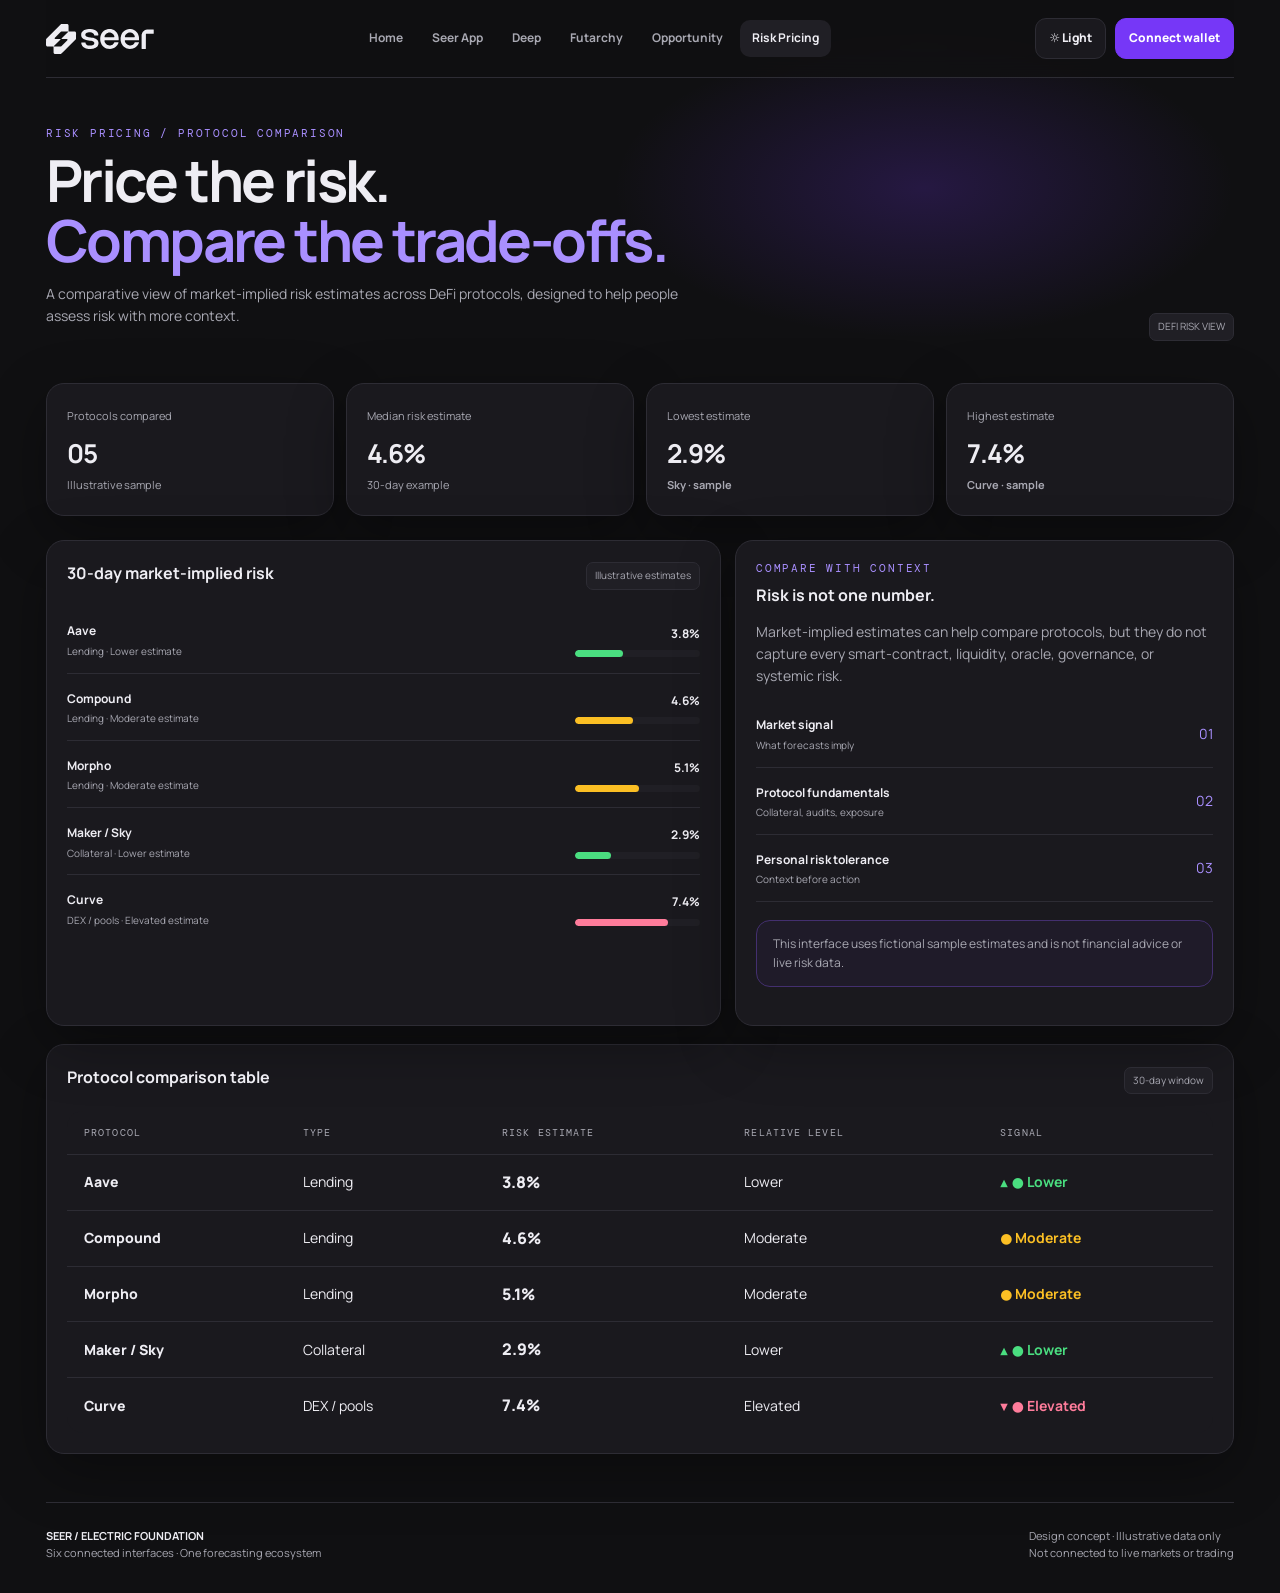
<file: risk.html>
<!doctype html><html lang="en" data-theme="dark"><head><meta charset="utf-8"><meta name="viewport" content="width=device-width,initial-scale=1"><meta name="theme-color" content="#101012"><meta name="description" content="A comparative view of market-implied risk estimates across DeFi protocols, designed to help people assess risk with more context."><title>Risk Pricing — DeFi risk signals</title><link rel="icon" href="data:image/svg+xml,%3Csvg xmlns=%22http://www.w3.org/2000/svg%22 viewBox=%22-12 -12 124.4 124%22%3E%3Cpath fill=%22%237637f7%22 fill-rule=%22evenodd%22 d=%22M71.8 0.2 51.2 0.0 49.6 0.7 1.3 49.0 0.2 50.8 0.0 70.6 0.5 72.0 2.3 74.1 3.8 74.7 23.3 74.7 24.4 75.0 25.1 75.8 25.3 95.9 26.0 97.7 27.5 99.1 29.1 100.0 48.7 100.0 50.8 99.1 98.7 51.5 100.0 49.6 100.2 28.9 98.4 26.0 95.7 25.0 76.8 25.0 75.8 24.6 75.2 23.9 75.2 4.8 74.0 1.6ZM74.0 24.8 74.3 25.3 73.6 26.8 51.9 48.7 51.9 49.4 52.4 49.9 69.8 50.1 70.6 50.4 71.6 51.9 71.5 53.7 70.4 55.1 50.4 74.7 48.8 75.0 27.5 75.0 26.6 74.7 26.2 74.1 26.4 73.6 48.5 51.5 48.5 50.6 47.8 50.1 30.9 50.1 28.9 48.5 28.5 47.6 28.9 46.3 49.4 25.7 51.0 24.8Z%22/%3E%3C/svg%3E"><link rel="stylesheet" href="styles.css?v=6"></head><body><div class="wrap"><header class="topbar"><a class="brand" href="index.html" aria-label="Seer home"><svg class="logo" viewBox="0 0 359.1 100" role="img" aria-label="Seer"><path fill="currentColor" fill-rule="evenodd" d="M358.3 18.5 336.8 18.5 333.4 19.0 330.2 20.3 326.8 22.3 323.0 26.0 320.5 29.8 319.9 32.1 319.0 33.9 318.7 37.9 318.7 82.0 319.4 83.1 331.6 83.3 332.3 83.1 332.9 82.4 333.0 33.4 334.1 32.7 358.5 32.5 359.1 31.4 359.1 19.7 358.9 19.0ZM273.2 17.2 267.9 18.9 264.5 20.5 260.7 23.0 255.8 27.8 253.1 31.8 252.4 33.6 251.5 34.8 251.0 37.0 250.3 38.2 249.6 42.5 249.0 43.8 248.7 46.9 248.8 54.8 250.1 60.7 251.2 63.0 251.5 64.6 253.1 67.9 256.9 73.1 261.0 77.0 266.2 80.3 267.7 80.6 269.5 81.7 271.6 82.0 273.4 82.8 279.2 83.3 285.6 82.9 290.7 81.7 293.0 80.4 294.4 80.1 297.3 78.5 300.5 76.1 304.7 72.0 308.4 66.2 309.2 63.6 309.9 62.1 309.9 61.2 308.8 60.5 296.8 60.7 296.1 61.2 293.9 65.0 291.7 67.3 289.9 68.8 287.8 70.0 284.6 71.1 282.2 71.5 278.6 71.5 274.3 70.4 272.7 69.3 270.7 68.6 267.0 65.4 264.3 61.6 263.9 59.8 262.8 57.3 262.8 55.1 263.7 54.4 309.3 54.4 310.1 53.9 310.2 53.3 309.9 43.4 308.3 37.2 307.5 35.9 307.2 34.3 305.4 30.9 302.7 27.1 297.7 22.3 291.7 18.9 289.4 18.3 287.6 17.4 281.9 16.7 277.9 16.7ZM263.0 41.3 264.6 37.0 267.1 33.9 270.0 31.4 272.5 30.0 276.1 28.7 282.6 28.5 287.6 30.3 289.8 31.8 292.8 34.8 294.3 36.8 295.5 39.7 295.9 41.1 295.9 42.9 295.5 43.6 294.6 44.2 264.6 44.2 263.7 44.0 263.0 43.3ZM204.1 17.4 202.7 18.1 199.8 18.9 194.3 21.9 192.1 23.5 188.7 26.9 185.6 31.1 182.8 36.8 182.0 40.4 181.3 42.2 180.8 46.9 180.8 52.4 181.1 56.7 182.8 62.7 185.3 68.0 188.3 72.5 191.7 75.9 195.0 78.5 200.5 81.3 206.5 82.9 213.3 83.3 218.7 82.8 226.2 80.3 229.4 78.5 233.4 75.4 238.1 70.2 241.1 64.5 241.8 61.2 241.1 60.7 228.9 60.7 228.2 61.2 225.5 65.4 222.1 68.8 219.0 70.4 214.5 71.5 211.8 71.6 205.7 70.2 203.1 68.8 199.8 66.2 196.8 62.3 195.5 59.4 195.0 57.1 195.2 54.9 195.9 54.4 241.7 54.2 242.4 53.1 242.2 46.0 240.9 39.0 239.1 34.3 236.4 29.3 232.5 24.6 229.1 21.7 224.4 19.0 223.2 18.9 220.1 17.6 215.8 16.9 209.2 16.7ZM195.2 40.9 196.9 36.6 198.4 34.6 201.8 31.6 204.7 30.0 206.3 29.6 208.1 28.7 214.5 28.5 216.3 28.9 219.9 30.5 224.1 33.8 225.5 35.5 226.9 38.1 228.0 41.5 228.0 42.9 227.1 44.0 225.7 44.2 196.4 44.2 195.9 44.0 195.2 43.1ZM127.6 20.1 124.2 22.3 120.8 25.5 119.4 27.5 118.0 30.3 117.4 33.0 117.2 37.7 118.0 41.8 119.6 44.9 121.2 46.9 125.0 49.7 131.2 52.6 134.1 53.1 137.3 54.2 142.0 54.8 146.3 55.7 150.8 56.0 156.0 57.6 158.5 59.2 160.3 61.2 160.9 62.5 160.9 65.7 159.4 68.2 157.1 70.2 151.7 71.8 143.6 72.0 139.5 71.3 136.1 69.8 134.5 68.6 132.1 65.2 131.8 62.7 131.2 61.9 118.5 61.8 117.8 62.3 117.6 62.8 118.0 66.4 119.4 70.4 121.2 73.4 124.2 76.7 126.9 78.6 128.4 79.2 129.6 80.1 133.6 81.5 137.2 82.2 138.4 82.8 141.3 83.1 148.7 83.3 155.7 82.6 160.0 81.5 162.3 80.4 164.1 80.1 168.9 77.0 171.3 74.7 173.2 71.6 174.9 67.0 175.0 62.3 174.7 59.8 173.8 58.0 173.6 56.9 172.0 54.4 169.1 51.5 165.4 49.0 163.2 48.5 161.2 47.4 159.1 47.0 156.9 46.1 152.4 45.6 148.8 44.7 142.5 44.2 137.2 42.7 134.5 41.3 132.1 39.1 131.2 36.8 131.2 34.8 132.5 31.6 134.3 30.2 136.6 28.9 142.7 27.8 147.8 27.8 152.2 28.5 156.6 30.5 159.2 33.2 160.1 35.2 160.7 37.3 161.4 38.2 173.4 38.2 174.3 37.5 174.5 35.2 173.4 31.1 171.8 27.8 170.6 26.0 168.9 24.2 165.9 21.7 160.3 19.0 154.8 17.4 148.3 16.7 142.9 16.7 137.2 17.2 130.7 18.9 128.7 19.9ZM71.8 0.2 51.2 0.0 49.6 0.7 1.3 49.0 0.2 50.8 0.0 70.6 0.5 72.0 2.3 74.1 3.8 74.7 23.3 74.7 24.4 75.0 25.1 75.8 25.3 95.9 26.0 97.7 27.5 99.1 29.1 100.0 48.7 100.0 50.8 99.1 53.7 96.2 54.4 95.9 98.7 51.5 100.0 49.6 100.2 28.9 99.8 28.0 98.4 26.0 95.7 25.0 76.8 25.0 75.8 24.6 75.2 23.9 75.2 4.8 74.0 1.6ZM74.0 24.8 74.3 25.3 73.6 26.8 52.4 47.8 51.9 48.7 51.9 49.4 52.4 49.9 69.8 50.1 70.6 50.4 71.6 51.9 71.5 53.7 70.4 55.1 51.2 74.3 48.8 75.0 27.5 75.0 26.6 74.7 26.2 74.1 26.4 73.6 48.5 51.5 48.5 50.6 47.8 50.1 30.9 50.1 28.9 48.5 28.5 47.6 28.9 46.3 49.4 25.7 51.0 24.8Z"/></svg></a><nav class="nav"><a class="" href="index.html">Home</a><a class="" href="app.html">Seer App</a><a class="" href="deep.html">Deep</a><a class="" href="futarchy.html">Futarchy</a><a class="" href="opportunity.html">Opportunity</a><a class="active" href="risk.html">Risk Pricing</a></nav><div class="right"><button class="theme" data-theme-toggle>☼ Light</button><button class="btn primary wallet" data-wallet><span class="dot"></span><span data-wallet-label>Connect<span class="wl"> wallet</span></span></button><button class="menu" data-menu aria-label="Open menu" aria-expanded="false">☰</button></div></header><main><section class="pagehead"><div><div class="eyebrow">RISK PRICING / PROTOCOL COMPARISON</div><h1>Price the risk.<br><span class="positive">Compare the trade-offs.</span></h1><p>A comparative view of market-implied risk estimates across DeFi protocols, designed to help people assess risk with more context.</p></div><span class="tag">DEFI RISK VIEW</span></section><div class="stats"><div class="stat"><small>Protocols compared</small><strong>05</strong><small class="">Illustrative sample</small></div><div class="stat"><small>Median risk estimate</small><strong>4.6%</strong><small class="">30-day example</small></div><div class="stat"><small>Lowest estimate</small><strong>2.9%</strong><small class="up">Sky · sample</small></div><div class="stat"><small>Highest estimate</small><strong>7.4%</strong><small class="negative">Curve · sample</small></div></div><div class="cols"><div class="panel"><div class="panelhead"><h3>30-day market-implied risk</h3><span class="tag">Illustrative estimates</span></div><div class="rowitem"><div><strong>Aave</strong><small>Lending · Lower estimate</small></div><div style="min-width:125px;text-align:right"><strong>3.8%</strong><div class="bar"><span class="g" style="width:38%"></span></div></div></div><div class="rowitem"><div><strong>Compound</strong><small>Lending · Moderate estimate</small></div><div style="min-width:125px;text-align:right"><strong>4.6%</strong><div class="bar"><span class="a" style="width:46%"></span></div></div></div><div class="rowitem"><div><strong>Morpho</strong><small>Lending · Moderate estimate</small></div><div style="min-width:125px;text-align:right"><strong>5.1%</strong><div class="bar"><span class="a" style="width:51%"></span></div></div></div><div class="rowitem"><div><strong>Maker / Sky</strong><small>Collateral · Lower estimate</small></div><div style="min-width:125px;text-align:right"><strong>2.9%</strong><div class="bar"><span class="g" style="width:29%"></span></div></div></div><div class="rowitem"><div><strong>Curve</strong><small>DEX / pools · Elevated estimate</small></div><div style="min-width:125px;text-align:right"><strong>7.4%</strong><div class="bar"><span class="r" style="width:74%"></span></div></div></div></div><div class="panel"><div class="eyebrow">Compare with context</div><h3 style="margin-top:8px">Risk is not one number.</h3><p class="muted">Market-implied estimates can help compare protocols, but they do not capture every smart-contract, liquidity, oracle, governance, or systemic risk.</p><div class="rowitem"><div><strong>Market signal</strong><small>What forecasts imply</small></div><span class="positive">01</span></div><div class="rowitem"><div><strong>Protocol fundamentals</strong><small>Collateral, audits, exposure</small></div><span class="positive">02</span></div><div class="rowitem"><div><strong>Personal risk tolerance</strong><small>Context before action</small></div><span class="positive">03</span></div><div class="callout">This interface uses fictional sample estimates and is not financial advice or live risk data.</div></div></div><div class="panel"><div class="panelhead"><h3>Protocol comparison table</h3><span class="tag">30-day window</span></div><div class="tablewrap" style="border:0"><table><thead><tr><th>Protocol</th><th>Type</th><th>Risk estimate</th><th>Relative level</th><th>Signal</th></tr></thead><tbody><tr><td class="market">Aave</td><td>Lending</td><td class="prob">3.8%</td><td>Lower</td><td class="up">● Lower</td></tr><tr><td class="market">Compound</td><td>Lending</td><td class="prob">4.6%</td><td>Moderate</td><td class="warn">● Moderate</td></tr><tr><td class="market">Morpho</td><td>Lending</td><td class="prob">5.1%</td><td>Moderate</td><td class="warn">● Moderate</td></tr><tr><td class="market">Maker / Sky</td><td>Collateral</td><td class="prob">2.9%</td><td>Lower</td><td class="up">● Lower</td></tr><tr><td class="market">Curve</td><td>DEX / pools</td><td class="prob">7.4%</td><td>Elevated</td><td class="negative">● Elevated</td></tr></tbody></table></div></div></main><footer class="footer"><span><strong>SEER / ELECTRIC FOUNDATION</strong><br>Six connected interfaces · One forecasting ecosystem</span><span>Design concept · Illustrative data only<br>Not connected to live markets or trading</span></footer></div><script src="app.js?v=6"></script></body></html>
</file>
<file: styles.css>
@import url('https://fonts.googleapis.com/css2?family=DM+Mono:wght@400;500&family=Lexend:wght@600;700&family=Manrope:wght@400;500;600;700;800&display=swap');
:root{color-scheme:dark;--bg:#101012;--surface:#1a191e;--surface2:#201f25;--line:#2d2c34;--text:#eeedf3;--muted:#a8a8b2;--accent:#7637f7;--accent-text:#a98fff;--on-accent:#fff;--purple:#8e6ce7;--cyan:#75e8d4;--green:#4ade80;--amber:#fbbf24;--red:#ff7c9b;--shadow:0 18px 60px #0005}
[data-theme=light]{color-scheme:light;--bg:#f7f7f9;--surface:#fff;--surface2:#f1f0f5;--line:#e3e1ea;--text:#18171d;--muted:#5c5c66;--accent:#7438fa;--accent-text:#5c2cc0;--on-accent:#fff;--purple:#7438fa;--cyan:#167e73;--green:#15803d;--amber:#b45309;--red:#c83f61;--shadow:0 18px 50px #1a143010}
*{box-sizing:border-box}html{scroll-behavior:smooth}body{margin:0;background:var(--bg);color:var(--text);font:14px/1.55 Manrope,system-ui,sans-serif;transition:background .2s,color .2s}a{color:inherit;text-decoration:none}button,input,select{font:inherit}button{cursor:pointer}.wrap{max-width:1240px;margin:auto;padding:0 26px}.topbar{height:78px;display:flex;align-items:center;justify-content:space-between;gap:22px;border-bottom:1px solid var(--line)}.brand{display:flex;align-items:center;gap:8px;font-family:Lexend,Manrope,sans-serif;font-size:25px;font-weight:700;letter-spacing:-.5px;white-space:nowrap}.brand svg{width:34px;height:34px;flex:none;color:var(--text)}.brandmark{width:35px;height:35px;border-radius:12px;background:var(--accent);color:#151a10;display:grid;place-items:center;font-size:19px;font-weight:900;box-shadow:0 0 28px color-mix(in srgb,var(--accent) 22%,transparent)}.nav{display:flex;gap:5px;align-items:center;overflow-x:auto}.nav a{white-space:nowrap;padding:9px 12px;border-radius:10px;color:var(--muted);font-size:12px;font-weight:700}.nav a:hover,.nav a.active{background:var(--surface2);color:var(--text)}.right{display:flex;gap:9px;align-items:center}.theme,.btn{border:1px solid var(--line);background:var(--surface);color:var(--text);padding:10px 13px;border-radius:11px;font-size:12px;font-weight:800}.btn.primary{background:var(--accent);color:var(--on-accent);border-color:var(--accent)}.btn:hover,.theme:hover{transform:translateY(-1px)}.eyebrow{color:var(--accent-text);font:11px 'DM Mono',monospace;letter-spacing:1.8px;text-transform:uppercase}.hero{padding:62px 0 38px;display:grid;grid-template-columns:1.05fr .95fr;gap:34px;align-items:center}.hero h1{font-size:clamp(40px,6vw,76px);line-height:.99;letter-spacing:-4px;margin:17px 0 20px;max-width:760px}.hero h1 em{font-style:normal;color:var(--accent-text)}.lead{font-size:16px;color:var(--muted);max-width:610px}.actions{display:flex;gap:10px;flex-wrap:wrap;margin-top:25px}.visual{min-height:325px;border:1px solid var(--line);border-radius:24px;background:radial-gradient(ellipse at 52% 40%,color-mix(in srgb,var(--purple) 24%,var(--surface)),var(--surface) 68%);position:relative;overflow:hidden;padding:23px;display:flex;flex-direction:column;justify-content:space-between;box-shadow:var(--shadow)}.visual:before{content:'';position:absolute;width:240px;height:240px;border:1px solid color-mix(in srgb,var(--purple) 55%,transparent);border-radius:50%;left:50%;top:45%;transform:translate(-50%,-50%);box-shadow:0 0 0 30px color-mix(in srgb,var(--purple) 7%,transparent),0 0 0 65px color-mix(in srgb,var(--cyan) 5%,transparent)}.visualtop,.visualbottom{position:relative;z-index:1;display:flex;justify-content:space-between;gap:12px}.mini{background:var(--surface);border:1px solid var(--line);border-radius:12px;padding:11px 13px;font-size:11px}.orbit{position:absolute;z-index:1;left:50%;top:45%;transform:translate(-50%,-50%);width:130px;height:130px;border-radius:50%;background:radial-gradient(circle at 30% 25%,#fff,var(--accent) 10%,var(--purple) 48%,#23233b 72%);box-shadow:0 0 70px color-mix(in srgb,var(--purple) 55%,transparent)}.section{padding:28px 0 40px}.sectionhead{display:flex;justify-content:space-between;align-items:end;gap:15px;margin:12px 0 18px}.sectionhead h2{font-size:26px;letter-spacing:-1.1px;margin:6px 0 0}.muted{color:var(--muted)}.grid{display:grid;grid-template-columns:repeat(3,minmax(0,1fr));gap:14px}.tile,.panel,.stat{background:var(--surface);border:1px solid var(--line);border-radius:18px;padding:20px;box-shadow:var(--shadow)}.tile{transition:.18s;min-height:190px;display:flex;flex-direction:column}.tile:hover{transform:translateY(-3px);border-color:var(--accent)}.tileicon{width:42px;height:42px;display:grid;place-items:center;border-radius:13px;background:var(--surface2);color:var(--accent-text);font-size:20px;margin-bottom:18px}.tile h3{font-size:17px;margin:0 0 8px}.tile p{font-size:12px;color:var(--muted);margin:0}.tilefoot{display:flex;justify-content:space-between;margin-top:auto;padding-top:23px;color:var(--accent-text);font:11px 'DM Mono',monospace}.pagehead{padding:48px 0 24px;display:flex;justify-content:space-between;align-items:end;gap:20px}.pagehead h1{font-size:clamp(36px,5vw,58px);letter-spacing:-2.6px;line-height:1.03;margin:10px 0}.pagehead p{color:var(--muted);max-width:650px}.stats{display:grid;grid-template-columns:repeat(4,1fr);gap:12px;margin:18px 0 24px}.stat small{color:var(--muted);font-size:11px}.stat strong{display:block;font-size:26px;letter-spacing:-1px;margin-top:7px}.positive{color:var(--accent-text)}.up{color:var(--green)}.negative{color:var(--red)}.toolbar{display:flex;gap:9px;flex-wrap:wrap;margin:20px 0}.search,.select{background:var(--surface);border:1px solid var(--line);border-radius:11px;padding:12px 14px;color:var(--text);min-width:180px}.search{flex:1}.pills{display:flex;gap:6px;flex-wrap:wrap}.pill{border:1px solid var(--line);background:var(--surface);color:var(--muted);border-radius:9px;padding:9px 11px;font-size:11px;font-weight:800}.pill.active{background:var(--surface2);color:var(--text);border-color:var(--accent)}.tablewrap{overflow:auto;border:1px solid var(--line);border-radius:16px;background:var(--surface)}table{width:100%;border-collapse:collapse;min-width:680px}table.wide{min-width:900px}th,td{text-align:left;padding:15px 17px;border-bottom:1px solid var(--line)}th{font:10px 'DM Mono',monospace;color:var(--muted);text-transform:uppercase;letter-spacing:1.1px}tbody tr:last-child td{border-bottom:0}tbody tr:hover{background:var(--surface2)}.market{font-weight:800}.sub{display:block;color:var(--muted);font-size:11px;margin-top:4px}.tag{display:inline-flex;border:1px solid var(--line);background:var(--surface2);padding:5px 8px;border-radius:7px;font-size:10px;color:var(--muted);white-space:nowrap}.prob{font-weight:800;font-size:16px}.bar{height:7px;background:var(--surface2);border-radius:99px;overflow:hidden;min-width:70px;margin-top:7px}.bar span{display:block;height:100%;background:var(--accent);border-radius:99px}.cols{display:grid;grid-template-columns:1.15fr .85fr;gap:14px;margin:18px 0}.panel h3{margin:0 0 6px;font-size:16px}.panelhead{display:flex;justify-content:space-between;align-items:center;gap:12px;margin-bottom:15px}.chart{height:150px;display:flex;align-items:end;gap:8px;border-bottom:1px solid var(--line);padding:10px 2px 0}.chart span{flex:1;min-width:5px;border-radius:5px 5px 0 0;background:linear-gradient(180deg,var(--accent),var(--purple));opacity:.9}.legend{display:flex;justify-content:space-between;font-size:10px;color:var(--muted);margin-top:9px}.rowitem{display:flex;justify-content:space-between;align-items:center;gap:14px;padding:13px 0;border-bottom:1px solid var(--line)}.rowitem:last-child{border:0}.rowitem strong{font-size:12px}.rowitem small{display:block;color:var(--muted);font-size:10px;margin-top:3px}.callout{border:1px solid color-mix(in srgb,var(--accent) 30%,var(--line));background:color-mix(in srgb,var(--accent) 5%,var(--surface));border-radius:14px;padding:14px 16px;color:var(--muted);font-size:12px;margin:18px 0}.footer{border-top:1px solid var(--line);margin-top:48px;padding:24px 0 32px;color:var(--muted);font-size:11px;display:flex;justify-content:space-between;gap:12px;flex-wrap:wrap}.footer strong{color:var(--text)}.outcomes{display:grid;grid-template-columns:repeat(2,1fr);gap:10px}.outcome{border:1px solid var(--line);background:var(--surface2);padding:15px;border-radius:13px}.outcome strong{display:block;font-size:23px;margin:7px 0}.outcome small{color:var(--muted)}.spread{display:grid;grid-template-columns:repeat(3,1fr);gap:12px}.choice{border:1px solid var(--line);border-radius:15px;background:var(--surface);padding:17px}.choice h3{margin:0 0 5px;font-size:14px}.choice .big{font-size:29px;font-weight:800;letter-spacing:-1px}.choice p{font-size:11px;color:var(--muted)}.range{width:100%;accent-color:var(--accent)}
@media(max-width:900px){.topbar{height:auto;padding:15px 0;flex-wrap:wrap}.nav{order:3;width:100%;padding-bottom:3px}.hero{grid-template-columns:1fr;padding-top:42px}.visual{min-height:260px}.grid{grid-template-columns:repeat(2,minmax(0,1fr))}.cols{grid-template-columns:1fr}.stats{grid-template-columns:repeat(2,1fr)}}@media(max-width:560px){.wrap{padding:0 15px}.right{margin-left:auto}.brand{font-size:19px}.theme{padding:9px}.hero h1{font-size:45px;letter-spacing:-2.5px}.pagehead{align-items:start;flex-direction:column;padding-top:32px}.grid,.spread{grid-template-columns:1fr}.stats{gap:8px}.stat{padding:14px}.stat strong{font-size:22px}.sectionhead h2{font-size:23px}.outcomes{grid-template-columns:1fr}.footer{margin-top:30px}}

td.up:before,td.negative:before{font-size:.7em;margin-right:4px;vertical-align:1px}td.up:before{content:"\25B2"}td.negative:before{content:"\25BC"}
.up{font-weight:700}.negative{font-weight:700}.warn{color:var(--amber);font-weight:700}
.bar span.g{background:var(--green)}.bar span.r{background:var(--red)}.bar span.a{background:var(--amber)}
.trade{display:flex;gap:6px}.tr{border:1px solid;border-radius:9px;padding:8px 10px;font-weight:800;font-size:11px;white-space:nowrap;font-variant-numeric:tabular-nums;background:transparent}
.tr.yes{color:var(--green);border-color:color-mix(in srgb,var(--green) 40%,transparent);background:color-mix(in srgb,var(--green) 12%,transparent)}
.tr.no{color:var(--red);border-color:color-mix(in srgb,var(--red) 40%,transparent);background:color-mix(in srgb,var(--red) 12%,transparent)}
.tr.yes:hover{background:var(--green);color:#06130a}.tr.no:hover{background:var(--red);color:#1a0509}
.wallet{display:inline-flex;align-items:center;gap:8px}.wallet .dot{width:8px;height:8px;border-radius:50%;background:var(--green);display:none}.wallet.on .dot{display:inline-block}
.modalback{position:fixed;inset:0;background:#000a;display:none;align-items:center;justify-content:center;padding:16px;z-index:50}.modalback.open{display:flex}
.modal{width:100%;max-width:400px;background:var(--surface);border:1px solid var(--line);border-radius:20px;padding:22px;box-shadow:var(--shadow)}
.modal h3{margin:0 0 4px;font-size:18px}.modal p{margin:0 0 14px;color:var(--muted);font-size:12px}
.wopt{display:flex;align-items:center;gap:12px;width:100%;text-align:left;background:var(--surface2);border:1px solid var(--line);color:var(--text);padding:12px 14px;border-radius:13px;margin-top:8px;font-weight:700;font-size:13px}
.wopt:hover{border-color:var(--accent)}.wopt i{width:30px;height:30px;border-radius:9px;display:grid;place-items:center;font-style:normal;font-size:13px;color:#fff;background:var(--accent)}
.wopt span{margin-left:auto;font-size:10px;color:var(--muted);font-weight:500}
.modal .note{margin-top:14px;font-size:11px;color:var(--muted)}.mclose{float:right;background:none;border:0;color:var(--muted);font-size:20px;line-height:1}
.addr{font:600 15px 'DM Mono',monospace;background:var(--surface2);border:1px solid var(--line);border-radius:12px;padding:13px 14px;margin:10px 0}
.toast{position:fixed;left:50%;bottom:22px;transform:translateX(-50%);background:var(--text);color:var(--bg);padding:11px 16px;border-radius:12px;font-size:12px;font-weight:700;z-index:60;display:none;max-width:calc(100% - 32px)}.toast.show{display:block}
@media(max-width:560px){.wl{display:none}.tr{padding:7px 8px}}

.topbar{position:sticky;top:0;z-index:20;background:color-mix(in srgb,var(--bg) 82%,transparent);-webkit-backdrop-filter:blur(14px);backdrop-filter:blur(14px)}
.menu{display:none;width:42px;height:42px;align-items:center;justify-content:center;border:1px solid var(--line);background:var(--surface);color:var(--text);border-radius:11px;font-size:18px;padding:0}
.hero,.pagehead{position:relative}
.hero:before,.pagehead:before{content:"";position:absolute;right:0;top:-70px;width:min(620px,70%);height:420px;background:radial-gradient(closest-side,color-mix(in srgb,var(--accent) 30%,transparent),transparent);pointer-events:none;z-index:-1}
.pagehead:before{height:300px;top:-40px;opacity:.7}
[data-theme=light] .hero:before,[data-theme=light] .pagehead:before{opacity:.45}
@media(max-width:900px){
 .menu{display:inline-flex}
 .topbar{flex-wrap:wrap;height:auto;padding:12px 0}
 .nav{display:none;order:3;width:100%;flex-direction:column;align-items:stretch;gap:4px;padding:10px 0 4px;overflow:visible}
 .topbar.open .nav{display:flex}
 .nav a{padding:13px 14px;font-size:14px;background:var(--surface);border:1px solid var(--line)}
 .nav a.active{border-color:var(--accent)}
 .right{margin-left:auto}
}
@media(max-width:560px){.brand{font-size:22px}.brand svg{width:30px;height:30px}.theme{padding:10px}}

.brand .logo{height:30px;width:auto;color:var(--text);display:block}@media(max-width:560px){.brand .logo{height:26px}}
</file>
